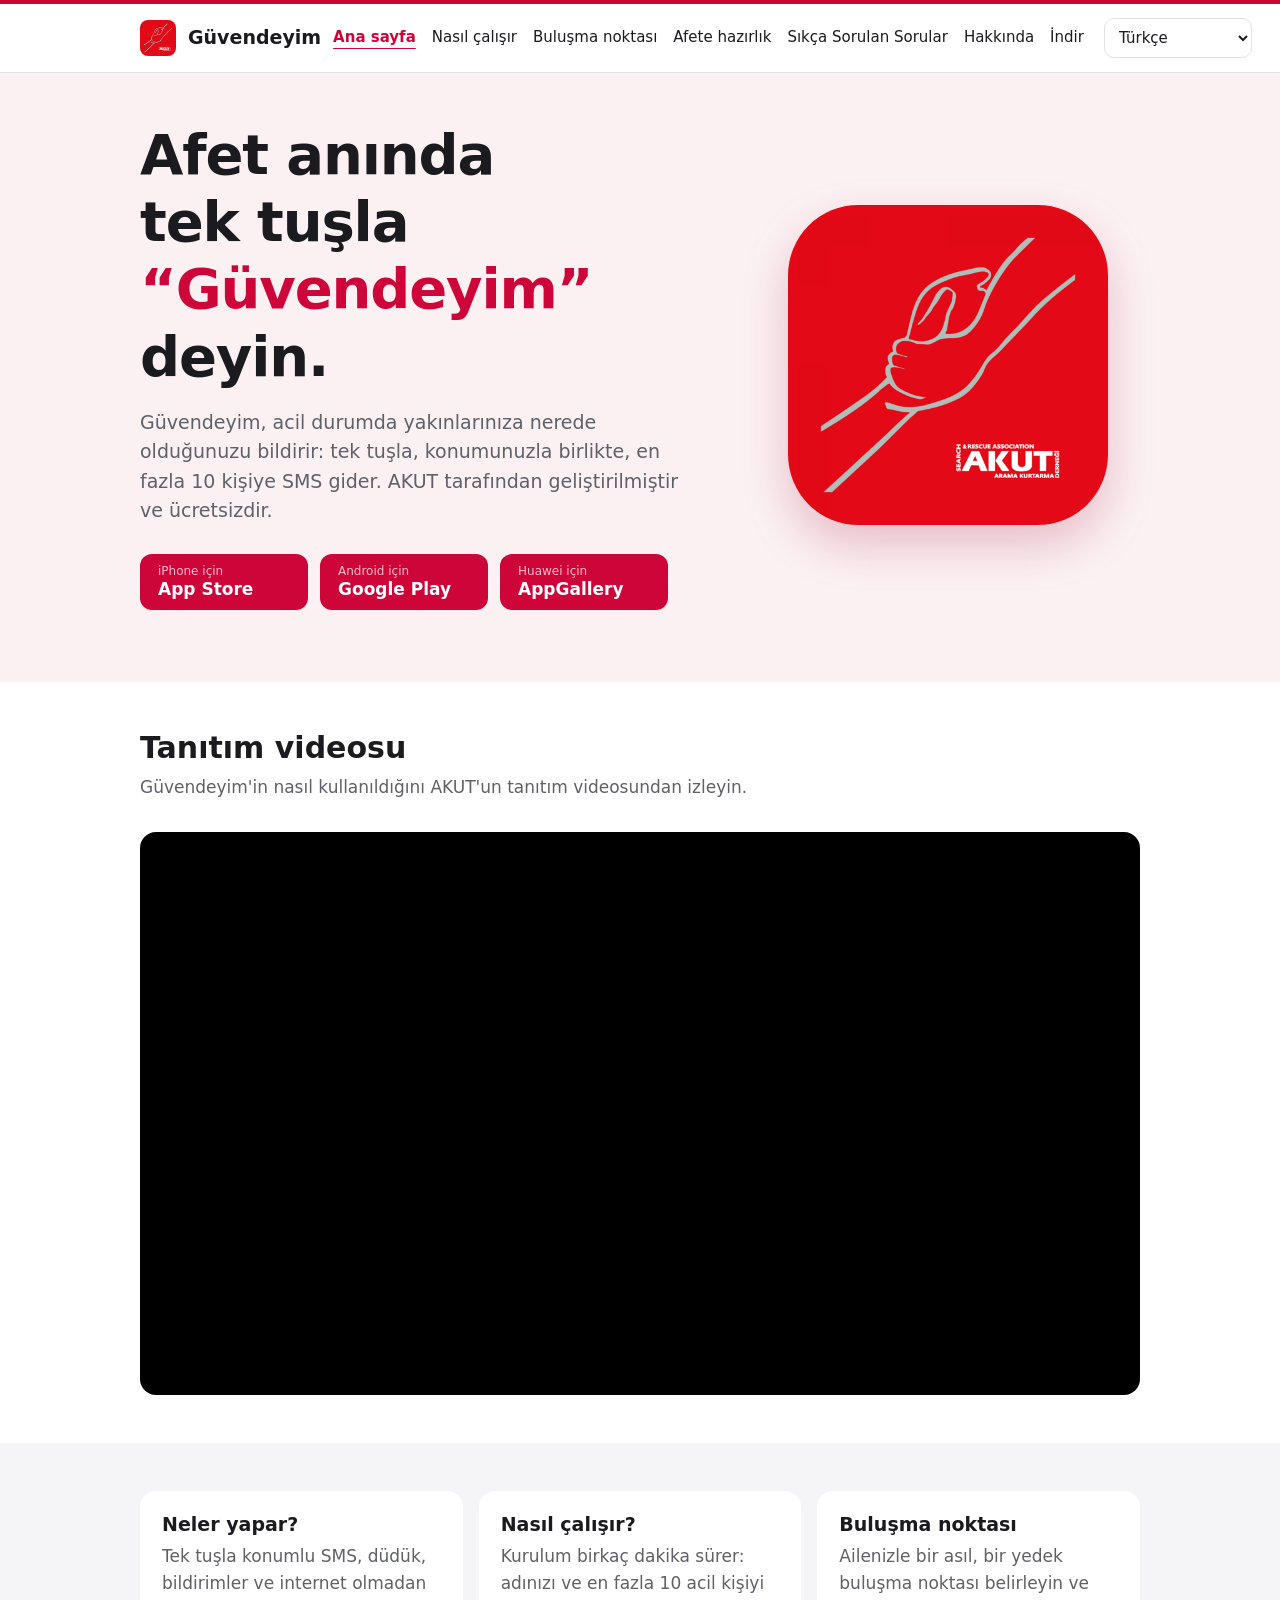
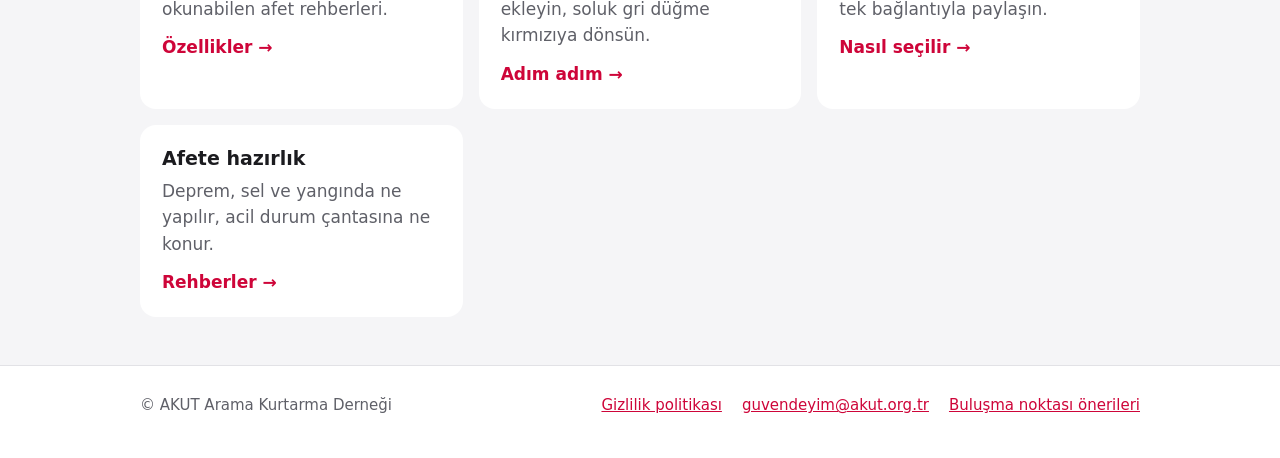
<file: index.html>
<!doctype html>
<html lang="tr" class="betiksiz">
<head>
<meta charset="utf-8">
<!-- Google tag (gtag.js) -->
<script async src="https://www.googletagmanager.com/gtag/js?id=G-NT2BRHJYRX"></script>
<script>
  window.dataLayer = window.dataLayer || [];
  function gtag(){dataLayer.push(arguments);}
  gtag('js', new Date());

  gtag('config', 'G-NT2BRHJYRX');
</script>
<meta name="viewport" content="width=device-width, initial-scale=1">
<title>Güvendeyim – Afet anında tek tuşla haber verin</title>
<meta name="description" content="AKUT'un ücretsiz Güvendeyim uygulaması: afet ve acil durumda tek tuşla yakınlarınıza konumunuzu SMS ile bildirin.">
<meta property="og:title" content="Güvendeyim – Afet anında tek tuşla haber verin">
<meta property="og:description" content="AKUT'un ücretsiz Güvendeyim uygulaması: afet ve acil durumda tek tuşla yakınlarınıza konumunuzu SMS ile bildirin.">
<meta property="og:type" content="website">
<meta property="og:url" content="https://www.guvendeyim.org.tr/">
<meta property="og:site_name" content="Güvendeyim">
<meta property="og:locale" content="tr_TR">
<meta property="og:image" content="https://www.guvendeyim.org.tr/img/icon.png">
<meta property="og:image:width" content="512">
<meta property="og:image:height" content="512">
<meta property="og:image:alt" content="Güvendeyim uygulama simgesi">
<meta name="twitter:card" content="summary">
<link rel="canonical" href="https://www.guvendeyim.org.tr/">
<link rel="icon" type="image/png" href="img/favicon.png">
<link rel="apple-touch-icon" href="img/apple-touch-icon.png">
<link rel="stylesheet" href="css/site.css?v=d5b448da">
<script type="application/ld+json">{
 "@context": "https://schema.org",
 "@graph": [
  {
   "@type": "WebSite",
   "@id": "https://www.guvendeyim.org.tr/#site",
   "name": "Güvendeyim",
   "alternateName": "IamSafe",
   "url": "https://www.guvendeyim.org.tr/",
   "inLanguage": "tr",
   "publisher": {
    "@id": "https://www.akut.org.tr/#org"
   }
  },
  {
   "@type": "NGO",
   "@id": "https://www.akut.org.tr/#org",
   "name": "AKUT Arama Kurtarma Derneği",
   "alternateName": "AKUT",
   "url": "https://www.akut.org.tr/",
   "logo": "https://www.guvendeyim.org.tr/img/akut.png",
   "email": "guvendeyim@akut.org.tr",
   "foundingDate": "1996"
  },
  {
   "@type": "MobileApplication",
   "@id": "https://www.guvendeyim.org.tr/#app",
   "name": "Güvendeyim",
   "alternateName": "IamSafe",
   "url": "https://www.guvendeyim.org.tr/",
   "image": "https://www.guvendeyim.org.tr/img/icon.png",
   "operatingSystem": "iOS 13+, Android 7.0+",
   "applicationCategory": "UtilitiesApplication",
   "description": "Afet ve acil durumda tek tuşla yakınlarınıza konumunuzu SMS ile bildiren ücretsiz uygulama.",
   "inLanguage": [
    "tr",
    "en",
    "de",
    "az",
    "fa",
    "ar"
   ],
   "offers": {
    "@type": "Offer",
    "price": "0",
    "priceCurrency": "TRY"
   },
   "author": {
    "@id": "https://www.akut.org.tr/#org"
   },
   "publisher": {
    "@id": "https://www.akut.org.tr/#org"
   },
   "downloadUrl": [
    "https://apps.apple.com/tr/app/g%C3%BCvendeyim/id1488896334",
    "https://play.google.com/store/apps/details?id=genel.akut.guvendeyim",
    "https://appgallery.huawei.com/app/C102224999"
   ]
  }
 ]
}</script>
</head>
<body>
<header class="ust"><div class="ic">
  <a class="marka notranslate" href="index.html"><img src="img/icon.png" alt=""><strong>Güvendeyim</strong></a>
  <select class="dil notranslate" id="dil" aria-label="Dil / Language"><option value="tr" lang="tr">Türkçe</option><option value="en" lang="en">English</option><option value="de" lang="de">Deutsch</option><option value="az" lang="az">Azərbaycanca</option><option value="fa" lang="fa">فارسی</option><option value="ar" lang="ar">العربية</option><option value="ru" lang="ru">Русский</option><option value="uk" lang="uk">Українська</option><option value="fr" lang="fr">Français</option><option value="es" lang="es">Español</option></select>
  <button class="menu-dugme" type="button" aria-expanded="false" aria-controls="ana-menu">Menü</button>
  <nav id="ana-menu" aria-label="Ana menü"><a href="index.html" aria-current="page">Ana sayfa</a><a href="nasil-calisir.html">Nasıl çalışır</a><a href="bulusma-noktasi.html">Buluşma noktası</a><a href="afete-hazirlik.html">Afete hazırlık</a><a href="sikca-sorulan-sorular.html">Sıkça Sorulan Sorular</a><a href="hakkinda.html">Hakkında</a><a href="indir.html">İndir</a></nav>
</div></header>
<div class="kahraman"><div class="ic">
  <div>
    <h1>Afet anında tek tuşla <span class="vurgu">“Güvendeyim”</span> deyin.</h1>
    <p>Güvendeyim, acil durumda yakınlarınıza nerede olduğunuzu bildirir: tek tuşla, konumunuzla birlikte, en fazla 10 kişiye SMS gider. AKUT tarafından geliştirilmiştir ve ücretsizdir.</p>
    <div class="magazalar">
  <a class="magaza" href="https://apps.apple.com/tr/app/g%C3%BCvendeyim/id1488896334"><small>iPhone için</small><b class="notranslate">App Store</b></a>
  <a class="magaza" href="https://play.google.com/store/apps/details?id=genel.akut.guvendeyim"><small>Android için</small><b class="notranslate">Google Play</b></a>
  <a class="magaza" href="https://appgallery.huawei.com/app/C102224999"><small>Huawei için</small><b class="notranslate">AppGallery</b></a>
</div>
  </div>
  <div class="gorsel"><img src="img/icon.png" alt="Güvendeyim uygulama simgesi: birbirini tutan iki el"></div>
</div></div>
<main><section aria-labelledby="video-baslik"><div class="ic">
  <h2 id="video-baslik">Tanıtım videosu</h2>
  <p class="alt-baslik">Güvendeyim'in nasıl kullanıldığını AKUT'un tanıtım videosundan izleyin.</p>
  <div class="video"><iframe src="https://www.youtube-nocookie.com/embed/pXO9Wrw-71I" title="Güvendeyim Uygulaması | AKUT" loading="lazy" allow="accelerometer; clipboard-write; encrypted-media; gyroscope; picture-in-picture; web-share" referrerpolicy="strict-origin-when-cross-origin" allowfullscreen></iframe></div>
</div></section>
<section class="gri"><div class="ic">
  <div class="izgara">
    <div class="kart"><h3>Neler yapar?</h3><p>Tek tuşla konumlu SMS, düdük, bildirimler ve internet olmadan okunabilen afet rehberleri.</p><a class="devam" href="nasil-calisir.html">Özellikler →</a></div>
    <div class="kart"><h3>Nasıl çalışır?</h3><p>Kurulum birkaç dakika sürer: adınızı ve en fazla 10 acil kişiyi ekleyin, soluk gri düğme kırmızıya dönsün.</p><a class="devam" href="nasil-calisir.html">Adım adım →</a></div>
    <div class="kart"><h3>Buluşma noktası</h3><p>Ailenizle bir asıl, bir yedek buluşma noktası belirleyin ve tek bağlantıyla paylaşın.</p><a class="devam" href="bulusma-noktasi.html">Nasıl seçilir →</a></div>
    <div class="kart"><h3>Afete hazırlık</h3><p>Deprem, sel ve yangında ne yapılır, acil durum çantasına ne konur.</p><a class="devam" href="afete-hazirlik.html">Rehberler →</a></div>
  </div>
</div></section></main>
<footer><div class="ic">
  <span>© AKUT Arama Kurtarma Derneği</span>
  <nav aria-label="Alt menü">
    <a href="https://www.akut.org.tr/guvendeyim-uygulamasi-gizlilik-politikasi">Gizlilik politikası</a>
    <a href="mailto:guvendeyim@akut.org.tr">guvendeyim@akut.org.tr</a>
    <a href="https://www.guvendeyim.org.tr/bulusma-noktalari/">Buluşma noktası önerileri</a>
  </nav>
</div></footer>
<script>
document.documentElement.classList.remove("betiksiz");
(function () {
  var dugme = document.querySelector(".menu-dugme"), menu = document.getElementById("ana-menu");
  dugme.addEventListener("click", function () {
    var acik = menu.classList.toggle("acik");
    dugme.setAttribute("aria-expanded", acik);
  });
})();
(function () {
  var secim = document.getElementById("dil");
  var m = document.cookie.match(/(?:^|; )googtrans=\/tr\/([^;]+)/);
  var dil = m ? decodeURIComponent(m[1]) : "tr";
  secim.value = dil;
  if (dil !== "tr") {
    document.documentElement.lang = dil;
    if (dil === "ar" || dil === "fa") document.documentElement.dir = "rtl";
    window.googleTranslateElementInit = function () {
      new google.translate.TranslateElement({ pageLanguage: "tr", autoDisplay: false }, "google_translate_element");
    };
    var kutu = document.createElement("div");
    kutu.id = "google_translate_element";
    document.body.appendChild(kutu);
    var betik = document.createElement("script");
    betik.src = "https://translate.google.com/translate_a/element.js?cb=googleTranslateElementInit";
    document.body.appendChild(betik);
  }
  function cerez(deger, yasam) {
    var alanlar = ["", "; domain=" + location.hostname, "; domain=." + location.hostname.replace(/^www\./, "")];
    alanlar.forEach(function (alan) { document.cookie = "googtrans=" + deger + "; path=/" + alan + yasam; });
  }
  secim.addEventListener("change", function () {
    if (secim.value === "tr") cerez("", "; expires=Thu, 01 Jan 1970 00:00:00 GMT");
    else cerez("/tr/" + secim.value, "");
    location.reload();
  });
})();
</script>
</body>
</html>
</file>
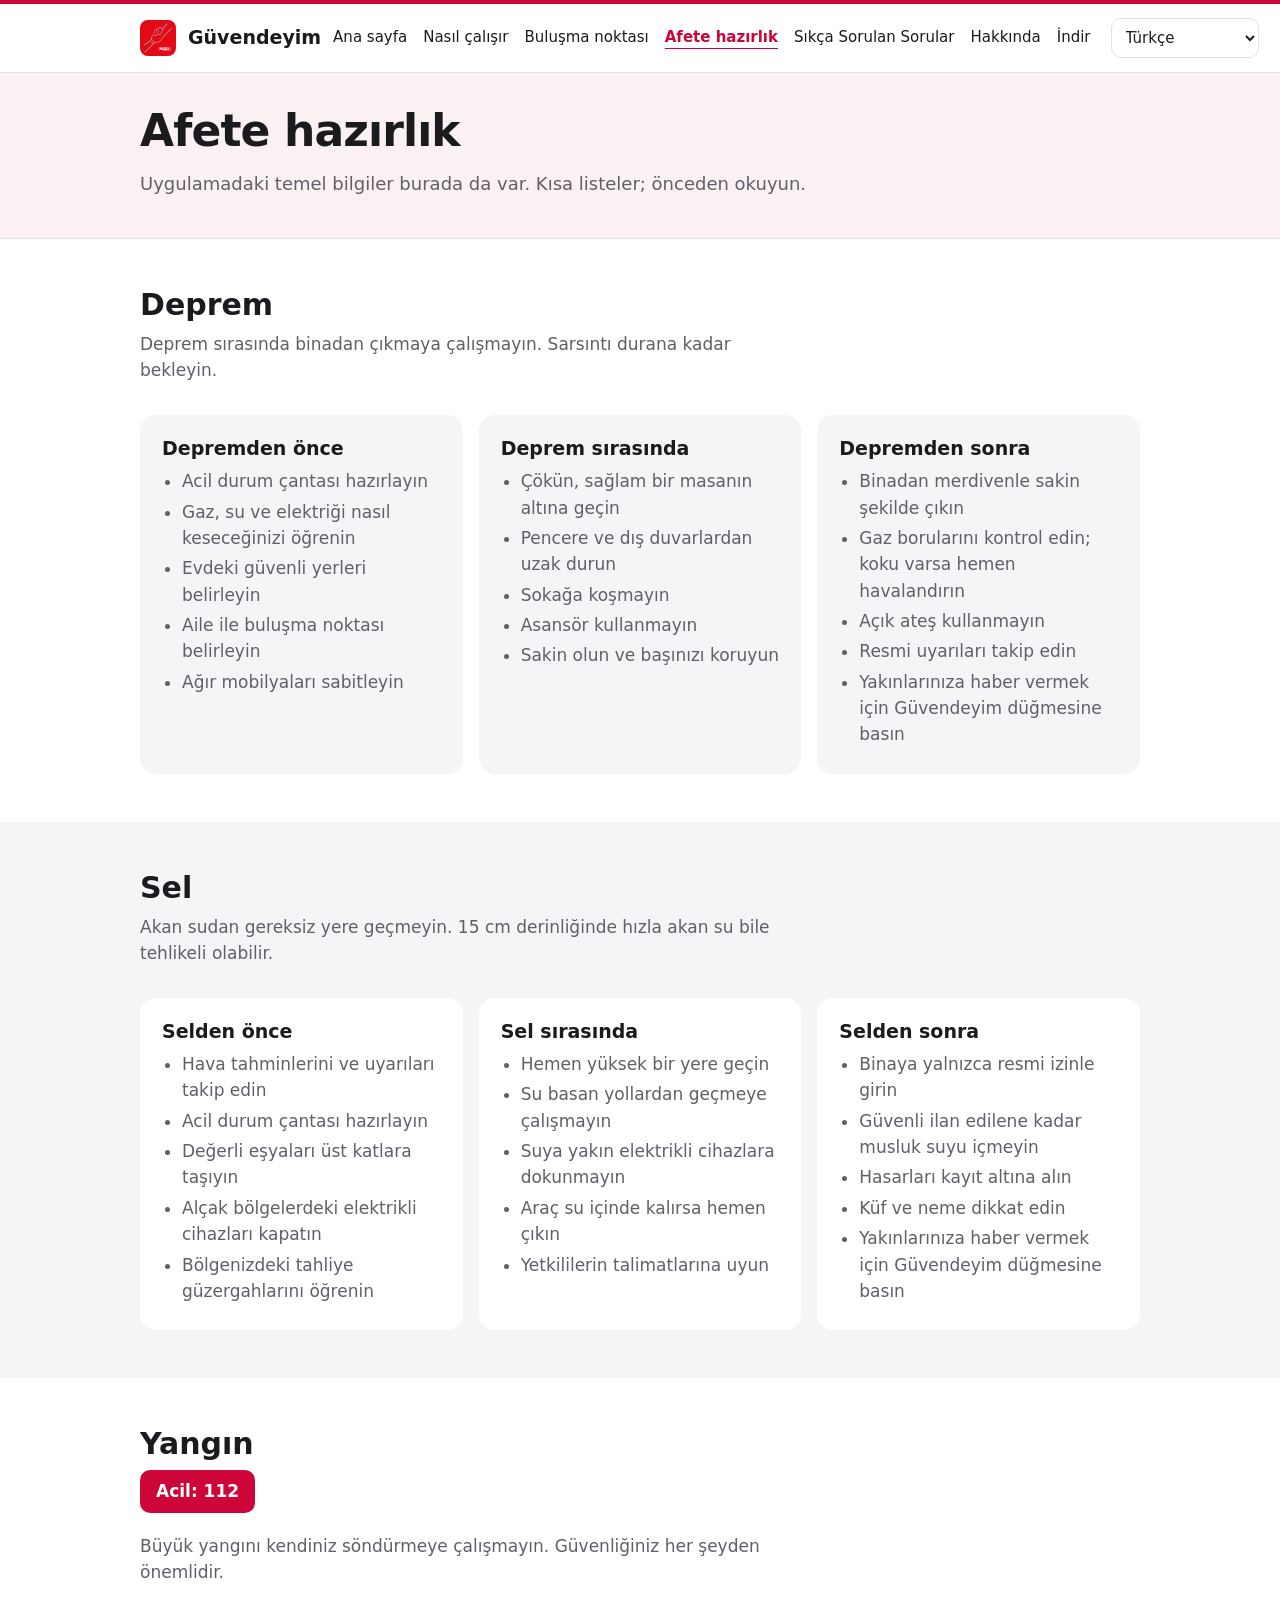
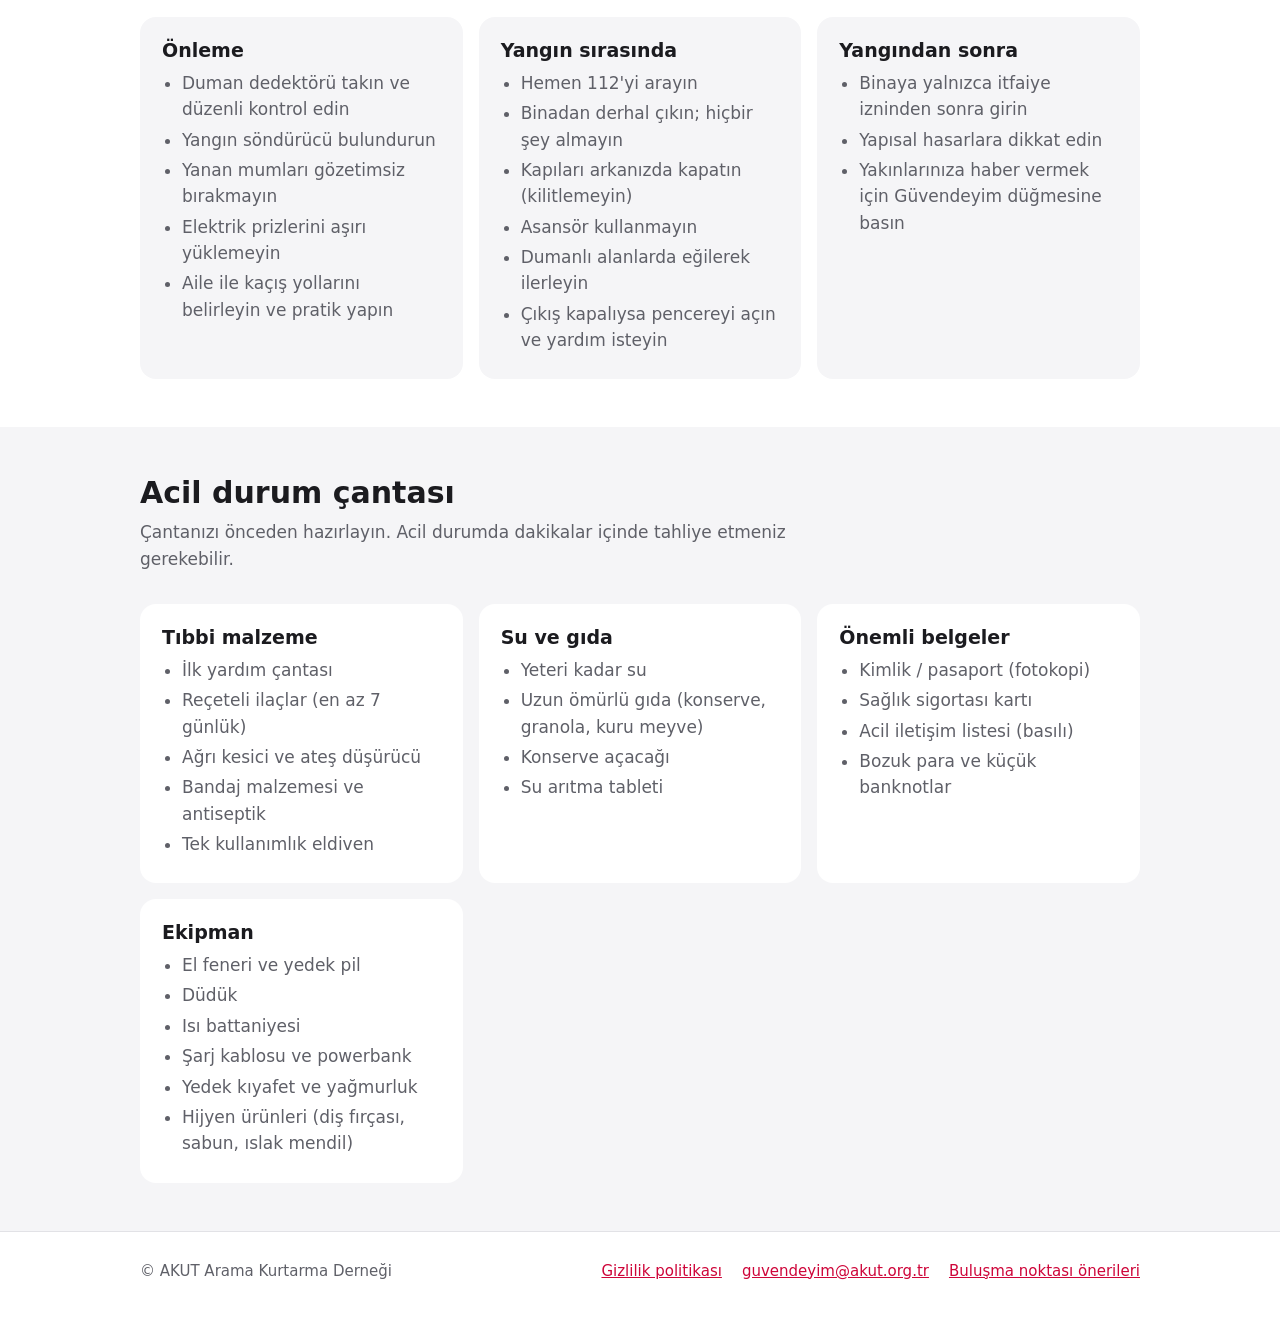
<file: afete-hazirlik.html>
<!doctype html>
<html lang="tr" class="betiksiz">
<head>
<meta charset="utf-8">
<!-- Google tag (gtag.js) -->
<script async src="https://www.googletagmanager.com/gtag/js?id=G-NT2BRHJYRX"></script>
<script>
  window.dataLayer = window.dataLayer || [];
  function gtag(){dataLayer.push(arguments);}
  gtag('js', new Date());

  gtag('config', 'G-NT2BRHJYRX');
</script>
<meta name="viewport" content="width=device-width, initial-scale=1">
<title>Afete hazırlık – Güvendeyim</title>
<meta name="description" content="Deprem, sel ve yangından önce, sırasında ve sonrasında yapılacaklar; acil durum çantasına konacaklar.">
<meta property="og:title" content="Afete hazırlık – Güvendeyim">
<meta property="og:description" content="Deprem, sel ve yangından önce, sırasında ve sonrasında yapılacaklar; acil durum çantasına konacaklar.">
<meta property="og:type" content="website">
<meta property="og:url" content="https://www.guvendeyim.org.tr/afete-hazirlik.html">
<meta property="og:site_name" content="Güvendeyim">
<meta property="og:locale" content="tr_TR">
<meta property="og:image" content="https://www.guvendeyim.org.tr/img/icon.png">
<meta property="og:image:width" content="512">
<meta property="og:image:height" content="512">
<meta property="og:image:alt" content="Güvendeyim uygulama simgesi">
<meta name="twitter:card" content="summary">
<link rel="canonical" href="https://www.guvendeyim.org.tr/afete-hazirlik.html">
<link rel="icon" type="image/png" href="img/favicon.png">
<link rel="apple-touch-icon" href="img/apple-touch-icon.png">
<link rel="stylesheet" href="css/site.css?v=d5b448da">
<script type="application/ld+json">{
 "@context": "https://schema.org",
 "@graph": [
  {
   "@type": "BreadcrumbList",
   "itemListElement": [
    {
     "@type": "ListItem",
     "position": 1,
     "name": "Ana sayfa",
     "item": "https://www.guvendeyim.org.tr/"
    },
    {
     "@type": "ListItem",
     "position": 2,
     "name": "Afete hazırlık",
     "item": "https://www.guvendeyim.org.tr/afete-hazirlik.html"
    }
   ]
  }
 ]
}</script>
</head>
<body>
<header class="ust"><div class="ic">
  <a class="marka notranslate" href="index.html"><img src="img/icon.png" alt=""><strong>Güvendeyim</strong></a>
  <select class="dil notranslate" id="dil" aria-label="Dil / Language"><option value="tr" lang="tr">Türkçe</option><option value="en" lang="en">English</option><option value="de" lang="de">Deutsch</option><option value="az" lang="az">Azərbaycanca</option><option value="fa" lang="fa">فارسی</option><option value="ar" lang="ar">العربية</option><option value="ru" lang="ru">Русский</option><option value="uk" lang="uk">Українська</option><option value="fr" lang="fr">Français</option><option value="es" lang="es">Español</option></select>
  <button class="menu-dugme" type="button" aria-expanded="false" aria-controls="ana-menu">Menü</button>
  <nav id="ana-menu" aria-label="Ana menü"><a href="index.html">Ana sayfa</a><a href="nasil-calisir.html">Nasıl çalışır</a><a href="bulusma-noktasi.html">Buluşma noktası</a><a href="afete-hazirlik.html" aria-current="page">Afete hazırlık</a><a href="sikca-sorulan-sorular.html">Sıkça Sorulan Sorular</a><a href="hakkinda.html">Hakkında</a><a href="indir.html">İndir</a></nav>
</div></header>
<div class="sayfa-basi"><div class="ic"><h1>Afete hazırlık</h1><p>Uygulamadaki temel bilgiler burada da var. Kısa listeler; önceden okuyun.</p></div></div>
<main>
<section id="deprem"><div class="ic">
  <h2>Deprem</h2>
  <p class="alt-baslik">Deprem sırasında binadan çıkmaya çalışmayın. Sarsıntı durana kadar bekleyin.</p>
  <div class="izgara">
    <div class="kart"><h3>Depremden önce</h3><ul class="liste"><li>Acil durum çantası hazırlayın</li><li>Gaz, su ve elektriği nasıl keseceğinizi öğrenin</li><li>Evdeki güvenli yerleri belirleyin</li><li>Aile ile buluşma noktası belirleyin</li><li>Ağır mobilyaları sabitleyin</li></ul></div>
    <div class="kart"><h3>Deprem sırasında</h3><ul class="liste"><li>Çökün, sağlam bir masanın altına geçin</li><li>Pencere ve dış duvarlardan uzak durun</li><li>Sokağa koşmayın</li><li>Asansör kullanmayın</li><li>Sakin olun ve başınızı koruyun</li></ul></div>
    <div class="kart"><h3>Depremden sonra</h3><ul class="liste"><li>Binadan merdivenle sakin şekilde çıkın</li><li>Gaz borularını kontrol edin; koku varsa hemen havalandırın</li><li>Açık ateş kullanmayın</li><li>Resmi uyarıları takip edin</li><li>Yakınlarınıza haber vermek için Güvendeyim düğmesine basın</li></ul></div>
  </div>
</div></section>
<section id="sel" class="gri"><div class="ic">
  <h2>Sel</h2>
  <p class="alt-baslik">Akan sudan gereksiz yere geçmeyin. 15 cm derinliğinde hızla akan su bile tehlikeli olabilir.</p>
  <div class="izgara">
    <div class="kart"><h3>Selden önce</h3><ul class="liste"><li>Hava tahminlerini ve uyarıları takip edin</li><li>Acil durum çantası hazırlayın</li><li>Değerli eşyaları üst katlara taşıyın</li><li>Alçak bölgelerdeki elektrikli cihazları kapatın</li><li>Bölgenizdeki tahliye güzergahlarını öğrenin</li></ul></div>
    <div class="kart"><h3>Sel sırasında</h3><ul class="liste"><li>Hemen yüksek bir yere geçin</li><li>Su basan yollardan geçmeye çalışmayın</li><li>Suya yakın elektrikli cihazlara dokunmayın</li><li>Araç su içinde kalırsa hemen çıkın</li><li>Yetkililerin talimatlarına uyun</li></ul></div>
    <div class="kart"><h3>Selden sonra</h3><ul class="liste"><li>Binaya yalnızca resmi izinle girin</li><li>Güvenli ilan edilene kadar musluk suyu içmeyin</li><li>Hasarları kayıt altına alın</li><li>Küf ve neme dikkat edin</li><li>Yakınlarınıza haber vermek için Güvendeyim düğmesine basın</li></ul></div>
  </div>
</div></section>
<section id="yangin"><div class="ic">
  <h2>Yangın</h2>
  <span class="acil">Acil: 112</span>
  <p class="alt-baslik">Büyük yangını kendiniz söndürmeye çalışmayın. Güvenliğiniz her şeyden önemlidir.</p>
  <div class="izgara">
    <div class="kart"><h3>Önleme</h3><ul class="liste"><li>Duman dedektörü takın ve düzenli kontrol edin</li><li>Yangın söndürücü bulundurun</li><li>Yanan mumları gözetimsiz bırakmayın</li><li>Elektrik prizlerini aşırı yüklemeyin</li><li>Aile ile kaçış yollarını belirleyin ve pratik yapın</li></ul></div>
    <div class="kart"><h3>Yangın sırasında</h3><ul class="liste"><li>Hemen 112'yi arayın</li><li>Binadan derhal çıkın; hiçbir şey almayın</li><li>Kapıları arkanızda kapatın (kilitlemeyin)</li><li>Asansör kullanmayın</li><li>Dumanlı alanlarda eğilerek ilerleyin</li><li>Çıkış kapalıysa pencereyi açın ve yardım isteyin</li></ul></div>
    <div class="kart"><h3>Yangından sonra</h3><ul class="liste"><li>Binaya yalnızca itfaiye izninden sonra girin</li><li>Yapısal hasarlara dikkat edin</li><li>Yakınlarınıza haber vermek için Güvendeyim düğmesine basın</li></ul></div>
  </div>
</div></section>
<section id="canta" class="gri"><div class="ic">
  <h2>Acil durum çantası</h2>
  <p class="alt-baslik">Çantanızı önceden hazırlayın. Acil durumda dakikalar içinde tahliye etmeniz gerekebilir.</p>
  <div class="izgara">
    <div class="kart"><h3>Tıbbi malzeme</h3><ul class="liste"><li>İlk yardım çantası</li><li>Reçeteli ilaçlar (en az 7 günlük)</li><li>Ağrı kesici ve ateş düşürücü</li><li>Bandaj malzemesi ve antiseptik</li><li>Tek kullanımlık eldiven</li></ul></div>
    <div class="kart"><h3>Su ve gıda</h3><ul class="liste"><li>Yeteri kadar su</li><li>Uzun ömürlü gıda (konserve, granola, kuru meyve)</li><li>Konserve açacağı</li><li>Su arıtma tableti</li></ul></div>
    <div class="kart"><h3>Önemli belgeler</h3><ul class="liste"><li>Kimlik / pasaport (fotokopi)</li><li>Sağlık sigortası kartı</li><li>Acil iletişim listesi (basılı)</li><li>Bozuk para ve küçük banknotlar</li></ul></div>
    <div class="kart"><h3>Ekipman</h3><ul class="liste"><li>El feneri ve yedek pil</li><li>Düdük</li><li>Isı battaniyesi</li><li>Şarj kablosu ve powerbank</li><li>Yedek kıyafet ve yağmurluk</li><li>Hijyen ürünleri (diş fırçası, sabun, ıslak mendil)</li></ul></div>
  </div>
</div></section>
</main>
<footer><div class="ic">
  <span>© AKUT Arama Kurtarma Derneği</span>
  <nav aria-label="Alt menü">
    <a href="https://www.akut.org.tr/guvendeyim-uygulamasi-gizlilik-politikasi">Gizlilik politikası</a>
    <a href="mailto:guvendeyim@akut.org.tr">guvendeyim@akut.org.tr</a>
    <a href="https://www.guvendeyim.org.tr/bulusma-noktalari/">Buluşma noktası önerileri</a>
  </nav>
</div></footer>
<script>
document.documentElement.classList.remove("betiksiz");
(function () {
  var dugme = document.querySelector(".menu-dugme"), menu = document.getElementById("ana-menu");
  dugme.addEventListener("click", function () {
    var acik = menu.classList.toggle("acik");
    dugme.setAttribute("aria-expanded", acik);
  });
})();
(function () {
  var secim = document.getElementById("dil");
  var m = document.cookie.match(/(?:^|; )googtrans=\/tr\/([^;]+)/);
  var dil = m ? decodeURIComponent(m[1]) : "tr";
  secim.value = dil;
  if (dil !== "tr") {
    document.documentElement.lang = dil;
    if (dil === "ar" || dil === "fa") document.documentElement.dir = "rtl";
    window.googleTranslateElementInit = function () {
      new google.translate.TranslateElement({ pageLanguage: "tr", autoDisplay: false }, "google_translate_element");
    };
    var kutu = document.createElement("div");
    kutu.id = "google_translate_element";
    document.body.appendChild(kutu);
    var betik = document.createElement("script");
    betik.src = "https://translate.google.com/translate_a/element.js?cb=googleTranslateElementInit";
    document.body.appendChild(betik);
  }
  function cerez(deger, yasam) {
    var alanlar = ["", "; domain=" + location.hostname, "; domain=." + location.hostname.replace(/^www\./, "")];
    alanlar.forEach(function (alan) { document.cookie = "googtrans=" + deger + "; path=/" + alan + yasam; });
  }
  secim.addEventListener("change", function () {
    if (secim.value === "tr") cerez("", "; expires=Thu, 01 Jan 1970 00:00:00 GMT");
    else cerez("/tr/" + secim.value, "");
    location.reload();
  });
})();
</script>
</body>
</html>
</file>
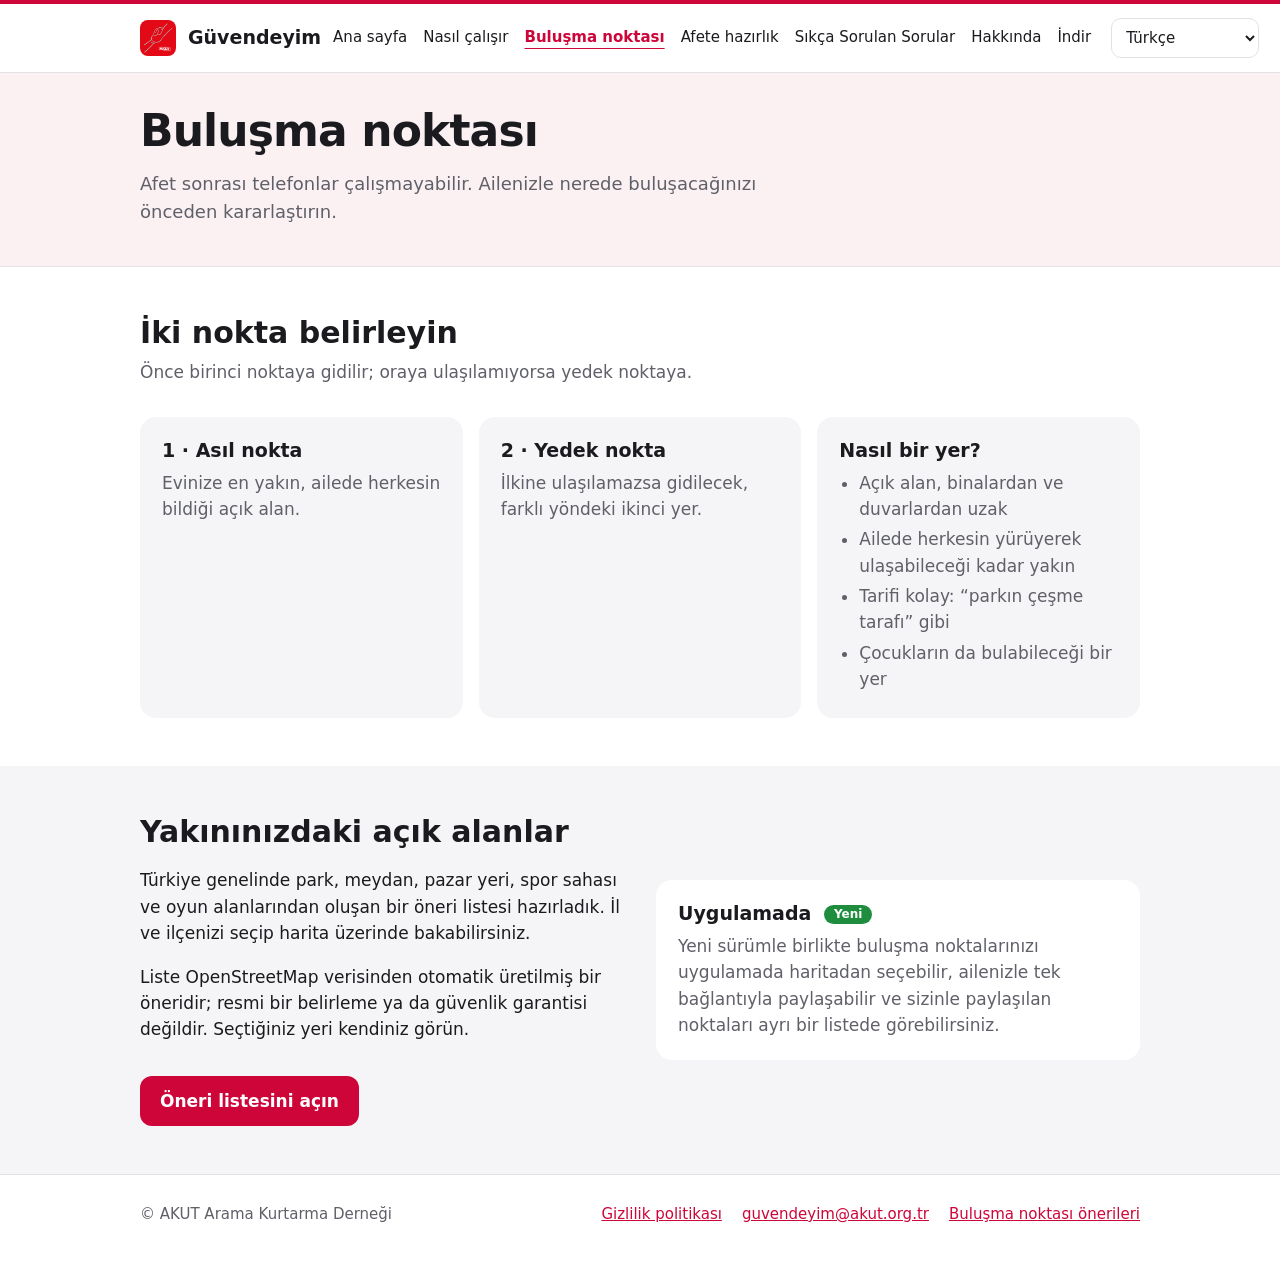
<file: bulusma-noktasi.html>
<!doctype html>
<html lang="tr" class="betiksiz">
<head>
<meta charset="utf-8">
<!-- Google tag (gtag.js) -->
<script async src="https://www.googletagmanager.com/gtag/js?id=G-NT2BRHJYRX"></script>
<script>
  window.dataLayer = window.dataLayer || [];
  function gtag(){dataLayer.push(arguments);}
  gtag('js', new Date());

  gtag('config', 'G-NT2BRHJYRX');
</script>
<meta name="viewport" content="width=device-width, initial-scale=1">
<title>Buluşma noktası – Güvendeyim</title>
<meta name="description" content="Afet sonrası ailenizle buluşacağınız yeri önceden belirleyin: bir asıl, bir yedek nokta. Yakınınızdaki açık alan önerileri.">
<meta property="og:title" content="Buluşma noktası – Güvendeyim">
<meta property="og:description" content="Afet sonrası ailenizle buluşacağınız yeri önceden belirleyin: bir asıl, bir yedek nokta. Yakınınızdaki açık alan önerileri.">
<meta property="og:type" content="website">
<meta property="og:url" content="https://www.guvendeyim.org.tr/bulusma-noktasi.html">
<meta property="og:site_name" content="Güvendeyim">
<meta property="og:locale" content="tr_TR">
<meta property="og:image" content="https://www.guvendeyim.org.tr/img/icon.png">
<meta property="og:image:width" content="512">
<meta property="og:image:height" content="512">
<meta property="og:image:alt" content="Güvendeyim uygulama simgesi">
<meta name="twitter:card" content="summary">
<link rel="canonical" href="https://www.guvendeyim.org.tr/bulusma-noktasi.html">
<link rel="icon" type="image/png" href="img/favicon.png">
<link rel="apple-touch-icon" href="img/apple-touch-icon.png">
<link rel="stylesheet" href="css/site.css?v=d5b448da">
<script type="application/ld+json">{
 "@context": "https://schema.org",
 "@graph": [
  {
   "@type": "BreadcrumbList",
   "itemListElement": [
    {
     "@type": "ListItem",
     "position": 1,
     "name": "Ana sayfa",
     "item": "https://www.guvendeyim.org.tr/"
    },
    {
     "@type": "ListItem",
     "position": 2,
     "name": "Buluşma noktası",
     "item": "https://www.guvendeyim.org.tr/bulusma-noktasi.html"
    }
   ]
  }
 ]
}</script>
</head>
<body>
<header class="ust"><div class="ic">
  <a class="marka notranslate" href="index.html"><img src="img/icon.png" alt=""><strong>Güvendeyim</strong></a>
  <select class="dil notranslate" id="dil" aria-label="Dil / Language"><option value="tr" lang="tr">Türkçe</option><option value="en" lang="en">English</option><option value="de" lang="de">Deutsch</option><option value="az" lang="az">Azərbaycanca</option><option value="fa" lang="fa">فارسی</option><option value="ar" lang="ar">العربية</option><option value="ru" lang="ru">Русский</option><option value="uk" lang="uk">Українська</option><option value="fr" lang="fr">Français</option><option value="es" lang="es">Español</option></select>
  <button class="menu-dugme" type="button" aria-expanded="false" aria-controls="ana-menu">Menü</button>
  <nav id="ana-menu" aria-label="Ana menü"><a href="index.html">Ana sayfa</a><a href="nasil-calisir.html">Nasıl çalışır</a><a href="bulusma-noktasi.html" aria-current="page">Buluşma noktası</a><a href="afete-hazirlik.html">Afete hazırlık</a><a href="sikca-sorulan-sorular.html">Sıkça Sorulan Sorular</a><a href="hakkinda.html">Hakkında</a><a href="indir.html">İndir</a></nav>
</div></header>
<div class="sayfa-basi"><div class="ic"><h1>Buluşma noktası</h1><p>Afet sonrası telefonlar çalışmayabilir. Ailenizle nerede buluşacağınızı önceden kararlaştırın.</p></div></div>
<main><section><div class="ic">
  <h2>İki nokta belirleyin</h2>
  <p class="alt-baslik">Önce birinci noktaya gidilir; oraya ulaşılamıyorsa yedek noktaya.</p>
  <div class="izgara">
    <div class="kart"><h3>1 · Asıl nokta</h3><p>Evinize en yakın, ailede herkesin bildiği açık alan.</p></div>
    <div class="kart"><h3>2 · Yedek nokta</h3><p>İlkine ulaşılamazsa gidilecek, farklı yöndeki ikinci yer.</p></div>
    <div class="kart"><h3>Nasıl bir yer?</h3><ul class="liste"><li>Açık alan, binalardan ve duvarlardan uzak</li><li>Ailede herkesin yürüyerek ulaşabileceği kadar yakın</li><li>Tarifi kolay: “parkın çeşme tarafı” gibi</li><li>Çocukların da bulabileceği bir yer</li></ul></div>
  </div>
</div></section>
<section class="gri"><div class="ic iki">
  <div>
    <h2>Yakınınızdaki açık alanlar</h2>
    <p>Türkiye genelinde park, meydan, pazar yeri, spor sahası ve oyun alanlarından oluşan bir öneri listesi hazırladık. İl ve ilçenizi seçip harita üzerinde bakabilirsiniz.</p>
    <p>Liste OpenStreetMap verisinden otomatik üretilmiş bir öneridir; resmi bir belirleme ya da güvenlik garantisi değildir. Seçtiğiniz yeri kendiniz görün.</p>
    <a class="dugme" href="https://www.guvendeyim.org.tr/bulusma-noktalari/">Öneri listesini açın</a>
  </div>
  <div class="kart"><h3>Uygulamada <span class="etiket">Yeni</span></h3><p>Yeni sürümle birlikte buluşma noktalarınızı uygulamada haritadan seçebilir, ailenizle tek bağlantıyla paylaşabilir ve sizinle paylaşılan noktaları ayrı bir listede görebilirsiniz.</p></div>
</div></section></main>
<footer><div class="ic">
  <span>© AKUT Arama Kurtarma Derneği</span>
  <nav aria-label="Alt menü">
    <a href="https://www.akut.org.tr/guvendeyim-uygulamasi-gizlilik-politikasi">Gizlilik politikası</a>
    <a href="mailto:guvendeyim@akut.org.tr">guvendeyim@akut.org.tr</a>
    <a href="https://www.guvendeyim.org.tr/bulusma-noktalari/">Buluşma noktası önerileri</a>
  </nav>
</div></footer>
<script>
document.documentElement.classList.remove("betiksiz");
(function () {
  var dugme = document.querySelector(".menu-dugme"), menu = document.getElementById("ana-menu");
  dugme.addEventListener("click", function () {
    var acik = menu.classList.toggle("acik");
    dugme.setAttribute("aria-expanded", acik);
  });
})();
(function () {
  var secim = document.getElementById("dil");
  var m = document.cookie.match(/(?:^|; )googtrans=\/tr\/([^;]+)/);
  var dil = m ? decodeURIComponent(m[1]) : "tr";
  secim.value = dil;
  if (dil !== "tr") {
    document.documentElement.lang = dil;
    if (dil === "ar" || dil === "fa") document.documentElement.dir = "rtl";
    window.googleTranslateElementInit = function () {
      new google.translate.TranslateElement({ pageLanguage: "tr", autoDisplay: false }, "google_translate_element");
    };
    var kutu = document.createElement("div");
    kutu.id = "google_translate_element";
    document.body.appendChild(kutu);
    var betik = document.createElement("script");
    betik.src = "https://translate.google.com/translate_a/element.js?cb=googleTranslateElementInit";
    document.body.appendChild(betik);
  }
  function cerez(deger, yasam) {
    var alanlar = ["", "; domain=" + location.hostname, "; domain=." + location.hostname.replace(/^www\./, "")];
    alanlar.forEach(function (alan) { document.cookie = "googtrans=" + deger + "; path=/" + alan + yasam; });
  }
  secim.addEventListener("change", function () {
    if (secim.value === "tr") cerez("", "; expires=Thu, 01 Jan 1970 00:00:00 GMT");
    else cerez("/tr/" + secim.value, "");
    location.reload();
  });
})();
</script>
</body>
</html>
</file>
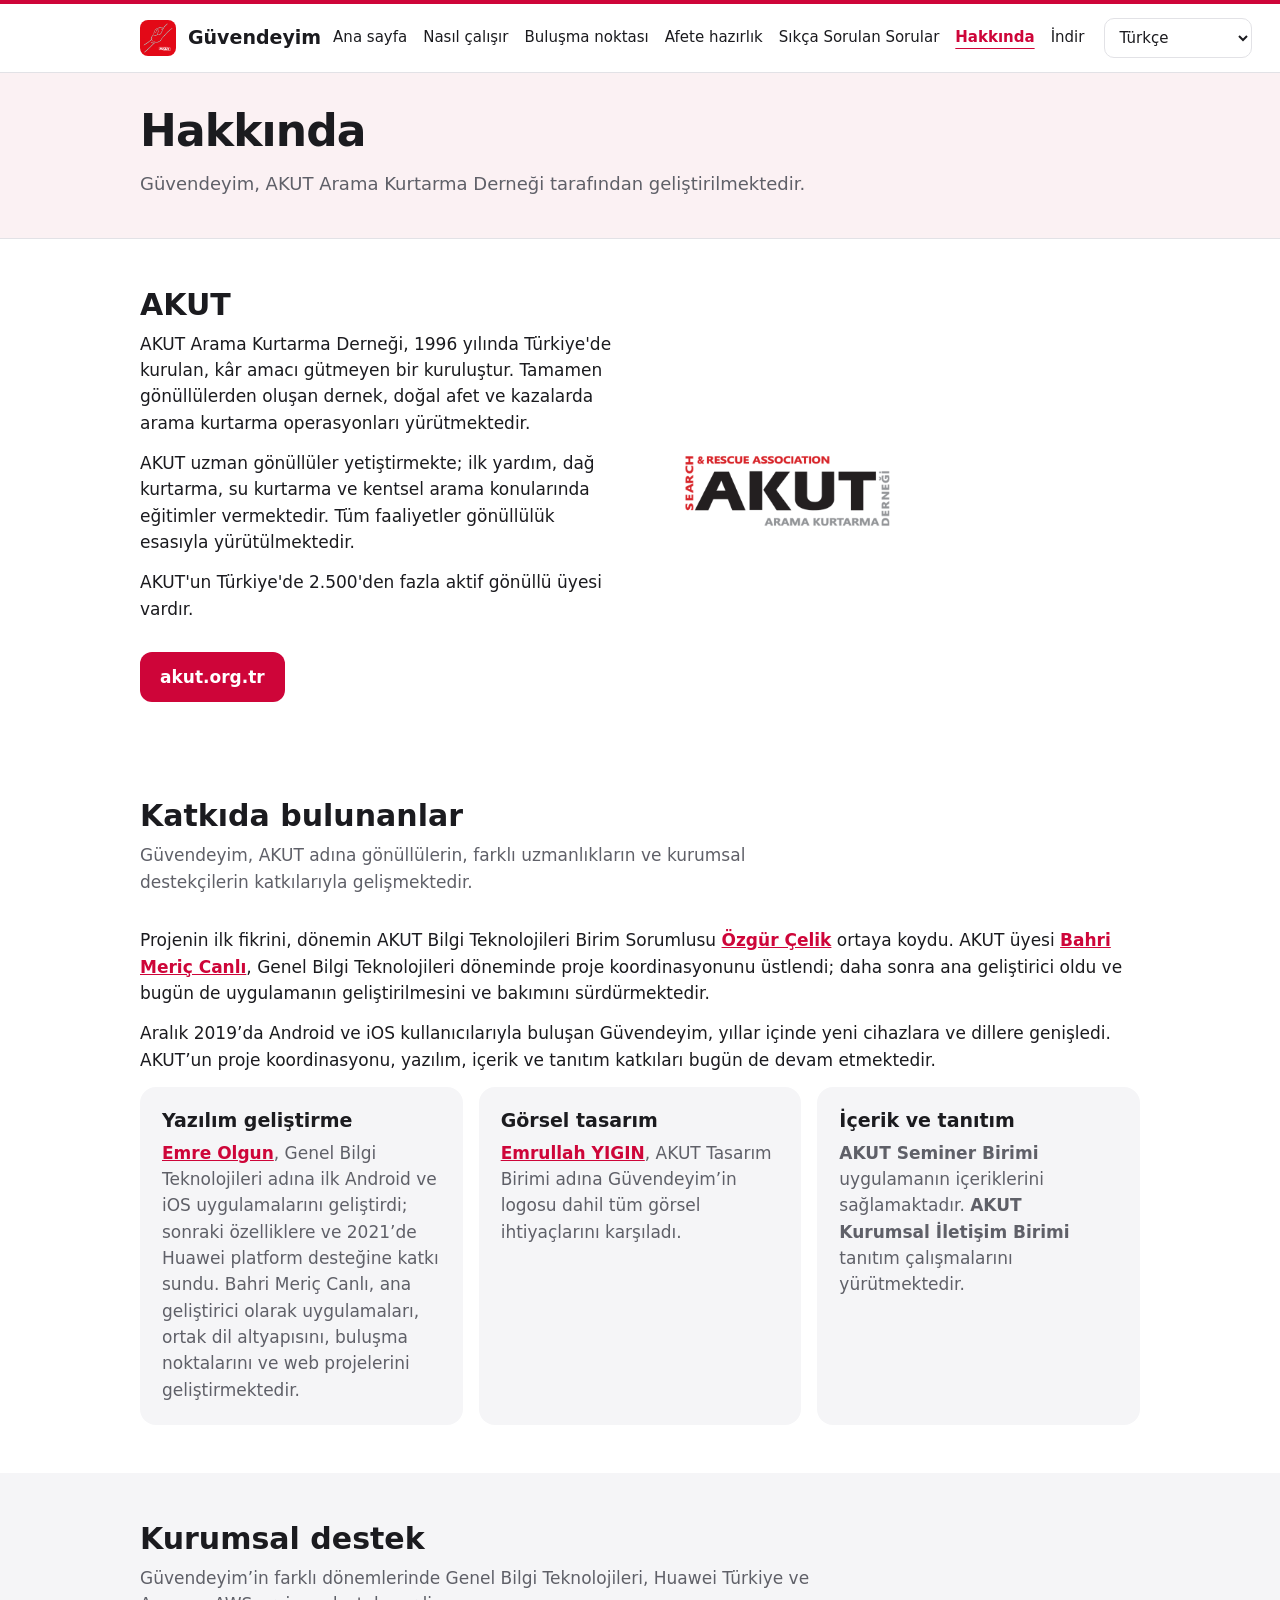
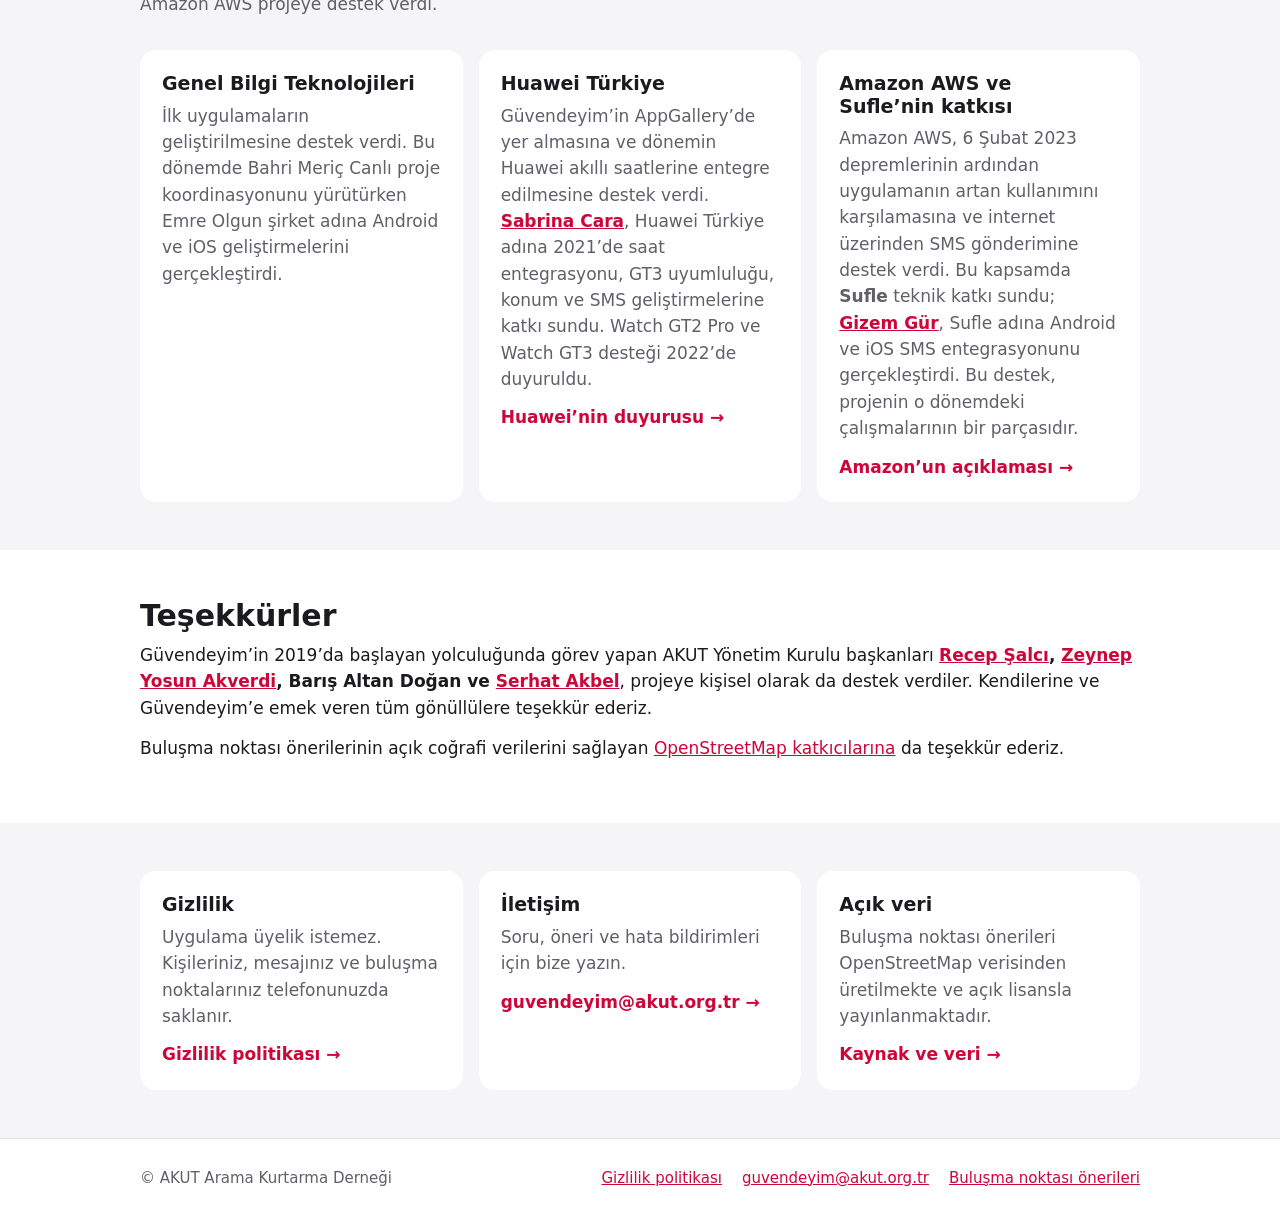
<file: hakkinda.html>
<!doctype html>
<html lang="tr" class="betiksiz">
<head>
<meta charset="utf-8">
<!-- Google tag (gtag.js) -->
<script async src="https://www.googletagmanager.com/gtag/js?id=G-NT2BRHJYRX"></script>
<script>
  window.dataLayer = window.dataLayer || [];
  function gtag(){dataLayer.push(arguments);}
  gtag('js', new Date());

  gtag('config', 'G-NT2BRHJYRX');
</script>
<meta name="viewport" content="width=device-width, initial-scale=1">
<title>Hakkında – Güvendeyim</title>
<meta name="description" content="Güvendeyim, AKUT Arama Kurtarma Derneği tarafından geliştirilen ücretsiz bir acil durum uygulamasıdır.">
<meta property="og:title" content="Hakkında – Güvendeyim">
<meta property="og:description" content="Güvendeyim, AKUT Arama Kurtarma Derneği tarafından geliştirilen ücretsiz bir acil durum uygulamasıdır.">
<meta property="og:type" content="website">
<meta property="og:url" content="https://www.guvendeyim.org.tr/hakkinda.html">
<meta property="og:site_name" content="Güvendeyim">
<meta property="og:locale" content="tr_TR">
<meta property="og:image" content="https://www.guvendeyim.org.tr/img/icon.png">
<meta property="og:image:width" content="512">
<meta property="og:image:height" content="512">
<meta property="og:image:alt" content="Güvendeyim uygulama simgesi">
<meta name="twitter:card" content="summary">
<link rel="canonical" href="https://www.guvendeyim.org.tr/hakkinda.html">
<link rel="icon" type="image/png" href="img/favicon.png">
<link rel="apple-touch-icon" href="img/apple-touch-icon.png">
<link rel="stylesheet" href="css/site.css?v=d5b448da">
<script type="application/ld+json">{
 "@context": "https://schema.org",
 "@graph": [
  {
   "@type": "BreadcrumbList",
   "itemListElement": [
    {
     "@type": "ListItem",
     "position": 1,
     "name": "Ana sayfa",
     "item": "https://www.guvendeyim.org.tr/"
    },
    {
     "@type": "ListItem",
     "position": 2,
     "name": "Hakkında",
     "item": "https://www.guvendeyim.org.tr/hakkinda.html"
    }
   ]
  },
  {
   "@type": "NGO",
   "@id": "https://www.akut.org.tr/#org",
   "name": "AKUT Arama Kurtarma Derneği",
   "alternateName": "AKUT",
   "url": "https://www.akut.org.tr/",
   "logo": "https://www.guvendeyim.org.tr/img/akut.png",
   "email": "guvendeyim@akut.org.tr",
   "foundingDate": "1996"
  }
 ]
}</script>
</head>
<body>
<header class="ust"><div class="ic">
  <a class="marka notranslate" href="index.html"><img src="img/icon.png" alt=""><strong>Güvendeyim</strong></a>
  <select class="dil notranslate" id="dil" aria-label="Dil / Language"><option value="tr" lang="tr">Türkçe</option><option value="en" lang="en">English</option><option value="de" lang="de">Deutsch</option><option value="az" lang="az">Azərbaycanca</option><option value="fa" lang="fa">فارسی</option><option value="ar" lang="ar">العربية</option><option value="ru" lang="ru">Русский</option><option value="uk" lang="uk">Українська</option><option value="fr" lang="fr">Français</option><option value="es" lang="es">Español</option></select>
  <button class="menu-dugme" type="button" aria-expanded="false" aria-controls="ana-menu">Menü</button>
  <nav id="ana-menu" aria-label="Ana menü"><a href="index.html">Ana sayfa</a><a href="nasil-calisir.html">Nasıl çalışır</a><a href="bulusma-noktasi.html">Buluşma noktası</a><a href="afete-hazirlik.html">Afete hazırlık</a><a href="sikca-sorulan-sorular.html">Sıkça Sorulan Sorular</a><a href="hakkinda.html" aria-current="page">Hakkında</a><a href="indir.html">İndir</a></nav>
</div></header>
<div class="sayfa-basi"><div class="ic"><h1>Hakkında</h1><p>Güvendeyim, AKUT Arama Kurtarma Derneği tarafından geliştirilmektedir.</p></div></div>
<main><section class="akut"><div class="ic iki">
  <div class="metin">
    <h2>AKUT</h2>
    <p>AKUT Arama Kurtarma Derneği, 1996 yılında Türkiye'de kurulan, kâr amacı gütmeyen bir kuruluştur. Tamamen gönüllülerden oluşan dernek, doğal afet ve kazalarda arama kurtarma operasyonları yürütmektedir.</p>
    <p>AKUT uzman gönüllüler yetiştirmekte; ilk yardım, dağ kurtarma, su kurtarma ve kentsel arama konularında eğitimler vermektedir. Tüm faaliyetler gönüllülük esasıyla yürütülmektedir.</p>
    <p>AKUT'un Türkiye'de 2.500'den fazla aktif gönüllü üyesi vardır.</p>
    <a class="dugme" href="https://www.akut.org.tr">akut.org.tr</a>
  </div>
  <div><img src="img/akut.png" alt="AKUT Arama Kurtarma Derneği logosu"></div>
</div></section>
<section id="katkida-bulunanlar" aria-labelledby="katki-baslik"><div class="ic">
  <h2 id="katki-baslik">Katkıda bulunanlar</h2>
  <p class="alt-baslik">Güvendeyim, AKUT adına gönüllülerin, farklı uzmanlıkların ve kurumsal destekçilerin katkılarıyla gelişmektedir.</p>
  <div class="metin">
    <p>Projenin ilk fikrini, dönemin AKUT Bilgi Teknolojileri Birim Sorumlusu <strong><a href="https://www.linkedin.com/in/ozgur-celik-89569917/">Özgür Çelik</a></strong> ortaya koydu. AKUT üyesi <strong><a href="https://www.linkedin.com/in/bmericc">Bahri Meriç Canlı</a></strong>, Genel Bilgi Teknolojileri döneminde proje koordinasyonunu üstlendi; daha sonra ana geliştirici oldu ve bugün de uygulamanın geliştirilmesini ve bakımını sürdürmektedir.</p>
    <p>Aralık 2019’da Android ve iOS kullanıcılarıyla buluşan Güvendeyim, yıllar içinde yeni cihazlara ve dillere genişledi. AKUT’un proje koordinasyonu, yazılım, içerik ve tanıtım katkıları bugün de devam etmektedir.</p>
  </div>
  <div class="izgara">
    <div class="kart"><h3>Yazılım geliştirme</h3><p><strong><a href="https://www.linkedin.com/in/mremre/">Emre Olgun</a></strong>, Genel Bilgi Teknolojileri adına ilk Android ve iOS uygulamalarını geliştirdi; sonraki özelliklere ve 2021’de Huawei platform desteğine katkı sundu. Bahri Meriç Canlı, ana geliştirici olarak uygulamaları, ortak dil altyapısını, buluşma noktalarını ve web projelerini geliştirmektedir.</p></div>
    <div class="kart"><h3>Görsel tasarım</h3><p><strong><a href="https://www.linkedin.com/in/emrullahyigin/">Emrullah YIGIN</a></strong>, AKUT Tasarım Birimi adına Güvendeyim’in logosu dahil tüm görsel ihtiyaçlarını karşıladı.</p></div>
    <div class="kart"><h3>İçerik ve tanıtım</h3><p><strong>AKUT Seminer Birimi</strong> uygulamanın içeriklerini sağlamaktadır. <strong>AKUT Kurumsal İletişim Birimi</strong> tanıtım çalışmalarını yürütmektedir.</p></div>
  </div>
</div></section>
<section class="gri" aria-labelledby="destek-baslik"><div class="ic">
  <h2 id="destek-baslik">Kurumsal destek</h2>
  <p class="alt-baslik">Güvendeyim’in farklı dönemlerinde Genel Bilgi Teknolojileri, Huawei Türkiye ve Amazon AWS projeye destek verdi.</p>
  <div class="izgara">
    <div class="kart"><h3>Genel Bilgi Teknolojileri</h3><p>İlk uygulamaların geliştirilmesine destek verdi. Bu dönemde Bahri Meriç Canlı proje koordinasyonunu yürütürken Emre Olgun şirket adına Android ve iOS geliştirmelerini gerçekleştirdi.</p></div>
    <div class="kart"><h3>Huawei Türkiye</h3><p>Güvendeyim’in AppGallery’de yer almasına ve dönemin Huawei akıllı saatlerine entegre edilmesine destek verdi. <strong><a href="https://www.linkedin.com/in/sabrina-cara-01054a15a/">Sabrina Cara</a></strong>, Huawei Türkiye adına 2021’de saat entegrasyonu, GT3 uyumluluğu, konum ve SMS geliştirmelerine katkı sundu. Watch GT2 Pro ve Watch GT3 desteği 2022’de duyuruldu.</p><a class="devam" href="https://www.huawei.com/tr/news/2022/akut-guvendeyim-uygulamasi-huawei-ile-artik-bileginizde">Huawei’nin duyurusu →</a></div>
    <div class="kart"><h3>Amazon AWS ve Sufle’nin katkısı</h3><p>Amazon AWS, 6 Şubat 2023 depremlerinin ardından uygulamanın artan kullanımını karşılamasına ve internet üzerinden SMS gönderimine destek verdi. Bu kapsamda <strong>Sufle</strong> teknik katkı sundu; <strong><a href="https://www.linkedin.com/in/gizemgur/">Gizem Gür</a></strong>, Sufle adına Android ve iOS SMS entegrasyonunu gerçekleştirdi. Bu destek, projenin o dönemdeki çalışmalarının bir parçasıdır.</p><a class="devam" href="https://www.aboutamazon.co.uk/news/community/how-amazon-is-helping-communities-impacted-by-the-earthquake-in-turkey">Amazon’un açıklaması →</a></div>
  </div>
</div></section>
<section aria-labelledby="tesekkur-baslik"><div class="ic metin">
  <h2 id="tesekkur-baslik">Teşekkürler</h2>
  <p>Güvendeyim’in 2019’da başlayan yolculuğunda görev yapan AKUT Yönetim Kurulu başkanları <strong><a href="https://www.hurriyet.com.tr/gundem/akutun-guvendeyim-uygulamasina-depremden-sonra-ilgi-41433594">Recep Şalcı</a>, <a href="https://www.adjustbrand.com/soylesiler/is-dunyasindaki-profesyonellerin-gonullu-olarak-katilimi-cok-onemli/">Zeynep Yosun Akverdi</a>, Barış Altan Doğan ve <a href="https://www.a24.com.tr/akut-guvendeyim-uygulamasi-yenilendi-haberi-40234921h.html">Serhat Akbel</a></strong>, projeye kişisel olarak da destek verdiler. Kendilerine ve Güvendeyim’e emek veren tüm gönüllülere teşekkür ederiz.</p>
  <p>Buluşma noktası önerilerinin açık coğrafi verilerini sağlayan <a href="https://www.openstreetmap.org/copyright">OpenStreetMap katkıcılarına</a> da teşekkür ederiz.</p>
</div></section>
<section class="gri"><div class="ic"><div class="izgara">
  <div class="kart"><h3>Gizlilik</h3><p>Uygulama üyelik istemez. Kişileriniz, mesajınız ve buluşma noktalarınız telefonunuzda saklanır.</p><a class="devam" href="https://www.akut.org.tr/guvendeyim-uygulamasi-gizlilik-politikasi">Gizlilik politikası →</a></div>
  <div class="kart"><h3>İletişim</h3><p>Soru, öneri ve hata bildirimleri için bize yazın.</p><a class="devam" href="mailto:guvendeyim@akut.org.tr">guvendeyim@akut.org.tr →</a></div>
  <div class="kart"><h3>Açık veri</h3><p>Buluşma noktası önerileri OpenStreetMap verisinden üretilmekte ve açık lisansla yayınlanmaktadır.</p><a class="devam" href="https://github.com/guvendeyim/bulusma-noktalari">Kaynak ve veri →</a></div>
</div></div></section></main>
<footer><div class="ic">
  <span>© AKUT Arama Kurtarma Derneği</span>
  <nav aria-label="Alt menü">
    <a href="https://www.akut.org.tr/guvendeyim-uygulamasi-gizlilik-politikasi">Gizlilik politikası</a>
    <a href="mailto:guvendeyim@akut.org.tr">guvendeyim@akut.org.tr</a>
    <a href="https://www.guvendeyim.org.tr/bulusma-noktalari/">Buluşma noktası önerileri</a>
  </nav>
</div></footer>
<script>
document.documentElement.classList.remove("betiksiz");
(function () {
  var dugme = document.querySelector(".menu-dugme"), menu = document.getElementById("ana-menu");
  dugme.addEventListener("click", function () {
    var acik = menu.classList.toggle("acik");
    dugme.setAttribute("aria-expanded", acik);
  });
})();
(function () {
  var secim = document.getElementById("dil");
  var m = document.cookie.match(/(?:^|; )googtrans=\/tr\/([^;]+)/);
  var dil = m ? decodeURIComponent(m[1]) : "tr";
  secim.value = dil;
  if (dil !== "tr") {
    document.documentElement.lang = dil;
    if (dil === "ar" || dil === "fa") document.documentElement.dir = "rtl";
    window.googleTranslateElementInit = function () {
      new google.translate.TranslateElement({ pageLanguage: "tr", autoDisplay: false }, "google_translate_element");
    };
    var kutu = document.createElement("div");
    kutu.id = "google_translate_element";
    document.body.appendChild(kutu);
    var betik = document.createElement("script");
    betik.src = "https://translate.google.com/translate_a/element.js?cb=googleTranslateElementInit";
    document.body.appendChild(betik);
  }
  function cerez(deger, yasam) {
    var alanlar = ["", "; domain=" + location.hostname, "; domain=." + location.hostname.replace(/^www\./, "")];
    alanlar.forEach(function (alan) { document.cookie = "googtrans=" + deger + "; path=/" + alan + yasam; });
  }
  secim.addEventListener("change", function () {
    if (secim.value === "tr") cerez("", "; expires=Thu, 01 Jan 1970 00:00:00 GMT");
    else cerez("/tr/" + secim.value, "");
    location.reload();
  });
})();
</script>
</body>
</html>
</file>
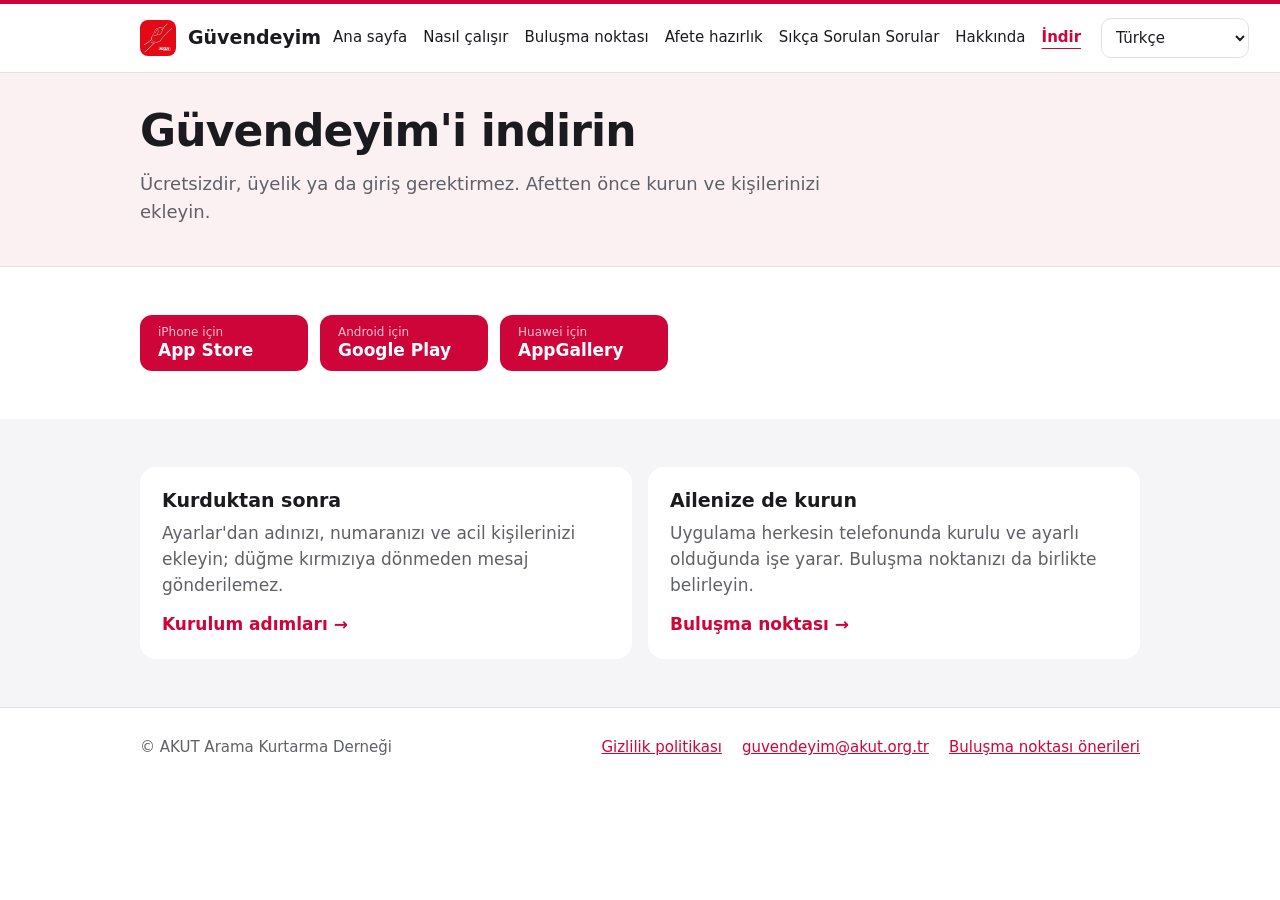
<file: indir.html>
<!doctype html>
<html lang="tr" class="betiksiz">
<head>
<meta charset="utf-8">
<!-- Google tag (gtag.js) -->
<script async src="https://www.googletagmanager.com/gtag/js?id=G-NT2BRHJYRX"></script>
<script>
  window.dataLayer = window.dataLayer || [];
  function gtag(){dataLayer.push(arguments);}
  gtag('js', new Date());

  gtag('config', 'G-NT2BRHJYRX');
</script>
<meta name="viewport" content="width=device-width, initial-scale=1">
<title>İndir – Güvendeyim</title>
<meta name="description" content="Güvendeyim'i App Store, Google Play ve AppGallery'den ücretsiz indirin.">
<meta property="og:title" content="İndir – Güvendeyim">
<meta property="og:description" content="Güvendeyim'i App Store, Google Play ve AppGallery'den ücretsiz indirin.">
<meta property="og:type" content="website">
<meta property="og:url" content="https://www.guvendeyim.org.tr/indir.html">
<meta property="og:site_name" content="Güvendeyim">
<meta property="og:locale" content="tr_TR">
<meta property="og:image" content="https://www.guvendeyim.org.tr/img/icon.png">
<meta property="og:image:width" content="512">
<meta property="og:image:height" content="512">
<meta property="og:image:alt" content="Güvendeyim uygulama simgesi">
<meta name="twitter:card" content="summary">
<link rel="canonical" href="https://www.guvendeyim.org.tr/indir.html">
<link rel="icon" type="image/png" href="img/favicon.png">
<link rel="apple-touch-icon" href="img/apple-touch-icon.png">
<link rel="stylesheet" href="css/site.css?v=d5b448da">
<script type="application/ld+json">{
 "@context": "https://schema.org",
 "@graph": [
  {
   "@type": "BreadcrumbList",
   "itemListElement": [
    {
     "@type": "ListItem",
     "position": 1,
     "name": "Ana sayfa",
     "item": "https://www.guvendeyim.org.tr/"
    },
    {
     "@type": "ListItem",
     "position": 2,
     "name": "İndir",
     "item": "https://www.guvendeyim.org.tr/indir.html"
    }
   ]
  },
  {
   "@type": "MobileApplication",
   "@id": "https://www.guvendeyim.org.tr/#app",
   "name": "Güvendeyim",
   "alternateName": "IamSafe",
   "url": "https://www.guvendeyim.org.tr/",
   "image": "https://www.guvendeyim.org.tr/img/icon.png",
   "operatingSystem": "iOS 13+, Android 7.0+",
   "applicationCategory": "UtilitiesApplication",
   "description": "Afet ve acil durumda tek tuşla yakınlarınıza konumunuzu SMS ile bildiren ücretsiz uygulama.",
   "inLanguage": [
    "tr",
    "en",
    "de",
    "az",
    "fa",
    "ar"
   ],
   "offers": {
    "@type": "Offer",
    "price": "0",
    "priceCurrency": "TRY"
   },
   "author": {
    "@id": "https://www.akut.org.tr/#org"
   },
   "publisher": {
    "@id": "https://www.akut.org.tr/#org"
   },
   "downloadUrl": [
    "https://apps.apple.com/tr/app/g%C3%BCvendeyim/id1488896334",
    "https://play.google.com/store/apps/details?id=genel.akut.guvendeyim",
    "https://appgallery.huawei.com/app/C102224999"
   ]
  }
 ]
}</script>
</head>
<body>
<header class="ust"><div class="ic">
  <a class="marka notranslate" href="index.html"><img src="img/icon.png" alt=""><strong>Güvendeyim</strong></a>
  <select class="dil notranslate" id="dil" aria-label="Dil / Language"><option value="tr" lang="tr">Türkçe</option><option value="en" lang="en">English</option><option value="de" lang="de">Deutsch</option><option value="az" lang="az">Azərbaycanca</option><option value="fa" lang="fa">فارسی</option><option value="ar" lang="ar">العربية</option><option value="ru" lang="ru">Русский</option><option value="uk" lang="uk">Українська</option><option value="fr" lang="fr">Français</option><option value="es" lang="es">Español</option></select>
  <button class="menu-dugme" type="button" aria-expanded="false" aria-controls="ana-menu">Menü</button>
  <nav id="ana-menu" aria-label="Ana menü"><a href="index.html">Ana sayfa</a><a href="nasil-calisir.html">Nasıl çalışır</a><a href="bulusma-noktasi.html">Buluşma noktası</a><a href="afete-hazirlik.html">Afete hazırlık</a><a href="sikca-sorulan-sorular.html">Sıkça Sorulan Sorular</a><a href="hakkinda.html">Hakkında</a><a href="indir.html" aria-current="page">İndir</a></nav>
</div></header>
<div class="sayfa-basi"><div class="ic"><h1>Güvendeyim'i indirin</h1><p>Ücretsizdir, üyelik ya da giriş gerektirmez. Afetten önce kurun ve kişilerinizi ekleyin.</p></div></div>
<main><section class="indir"><div class="ic">
  <div class="magazalar">
  <a class="magaza" href="https://apps.apple.com/tr/app/g%C3%BCvendeyim/id1488896334"><small>iPhone için</small><b class="notranslate">App Store</b></a>
  <a class="magaza" href="https://play.google.com/store/apps/details?id=genel.akut.guvendeyim"><small>Android için</small><b class="notranslate">Google Play</b></a>
  <a class="magaza" href="https://appgallery.huawei.com/app/C102224999"><small>Huawei için</small><b class="notranslate">AppGallery</b></a>
</div>
</div></section>
<section class="gri"><div class="ic"><div class="izgara">
  <div class="kart"><h3>Kurduktan sonra</h3><p>Ayarlar'dan adınızı, numaranızı ve acil kişilerinizi ekleyin; düğme kırmızıya dönmeden mesaj gönderilemez.</p><a class="devam" href="nasil-calisir.html">Kurulum adımları →</a></div>
  <div class="kart"><h3>Ailenize de kurun</h3><p>Uygulama herkesin telefonunda kurulu ve ayarlı olduğunda işe yarar. Buluşma noktanızı da birlikte belirleyin.</p><a class="devam" href="bulusma-noktasi.html">Buluşma noktası →</a></div>
</div></div></section></main>
<footer><div class="ic">
  <span>© AKUT Arama Kurtarma Derneği</span>
  <nav aria-label="Alt menü">
    <a href="https://www.akut.org.tr/guvendeyim-uygulamasi-gizlilik-politikasi">Gizlilik politikası</a>
    <a href="mailto:guvendeyim@akut.org.tr">guvendeyim@akut.org.tr</a>
    <a href="https://www.guvendeyim.org.tr/bulusma-noktalari/">Buluşma noktası önerileri</a>
  </nav>
</div></footer>
<script>
document.documentElement.classList.remove("betiksiz");
(function () {
  var dugme = document.querySelector(".menu-dugme"), menu = document.getElementById("ana-menu");
  dugme.addEventListener("click", function () {
    var acik = menu.classList.toggle("acik");
    dugme.setAttribute("aria-expanded", acik);
  });
})();
(function () {
  var secim = document.getElementById("dil");
  var m = document.cookie.match(/(?:^|; )googtrans=\/tr\/([^;]+)/);
  var dil = m ? decodeURIComponent(m[1]) : "tr";
  secim.value = dil;
  if (dil !== "tr") {
    document.documentElement.lang = dil;
    if (dil === "ar" || dil === "fa") document.documentElement.dir = "rtl";
    window.googleTranslateElementInit = function () {
      new google.translate.TranslateElement({ pageLanguage: "tr", autoDisplay: false }, "google_translate_element");
    };
    var kutu = document.createElement("div");
    kutu.id = "google_translate_element";
    document.body.appendChild(kutu);
    var betik = document.createElement("script");
    betik.src = "https://translate.google.com/translate_a/element.js?cb=googleTranslateElementInit";
    document.body.appendChild(betik);
  }
  function cerez(deger, yasam) {
    var alanlar = ["", "; domain=" + location.hostname, "; domain=." + location.hostname.replace(/^www\./, "")];
    alanlar.forEach(function (alan) { document.cookie = "googtrans=" + deger + "; path=/" + alan + yasam; });
  }
  secim.addEventListener("change", function () {
    if (secim.value === "tr") cerez("", "; expires=Thu, 01 Jan 1970 00:00:00 GMT");
    else cerez("/tr/" + secim.value, "");
    location.reload();
  });
})();
</script>
</body>
</html>
</file>
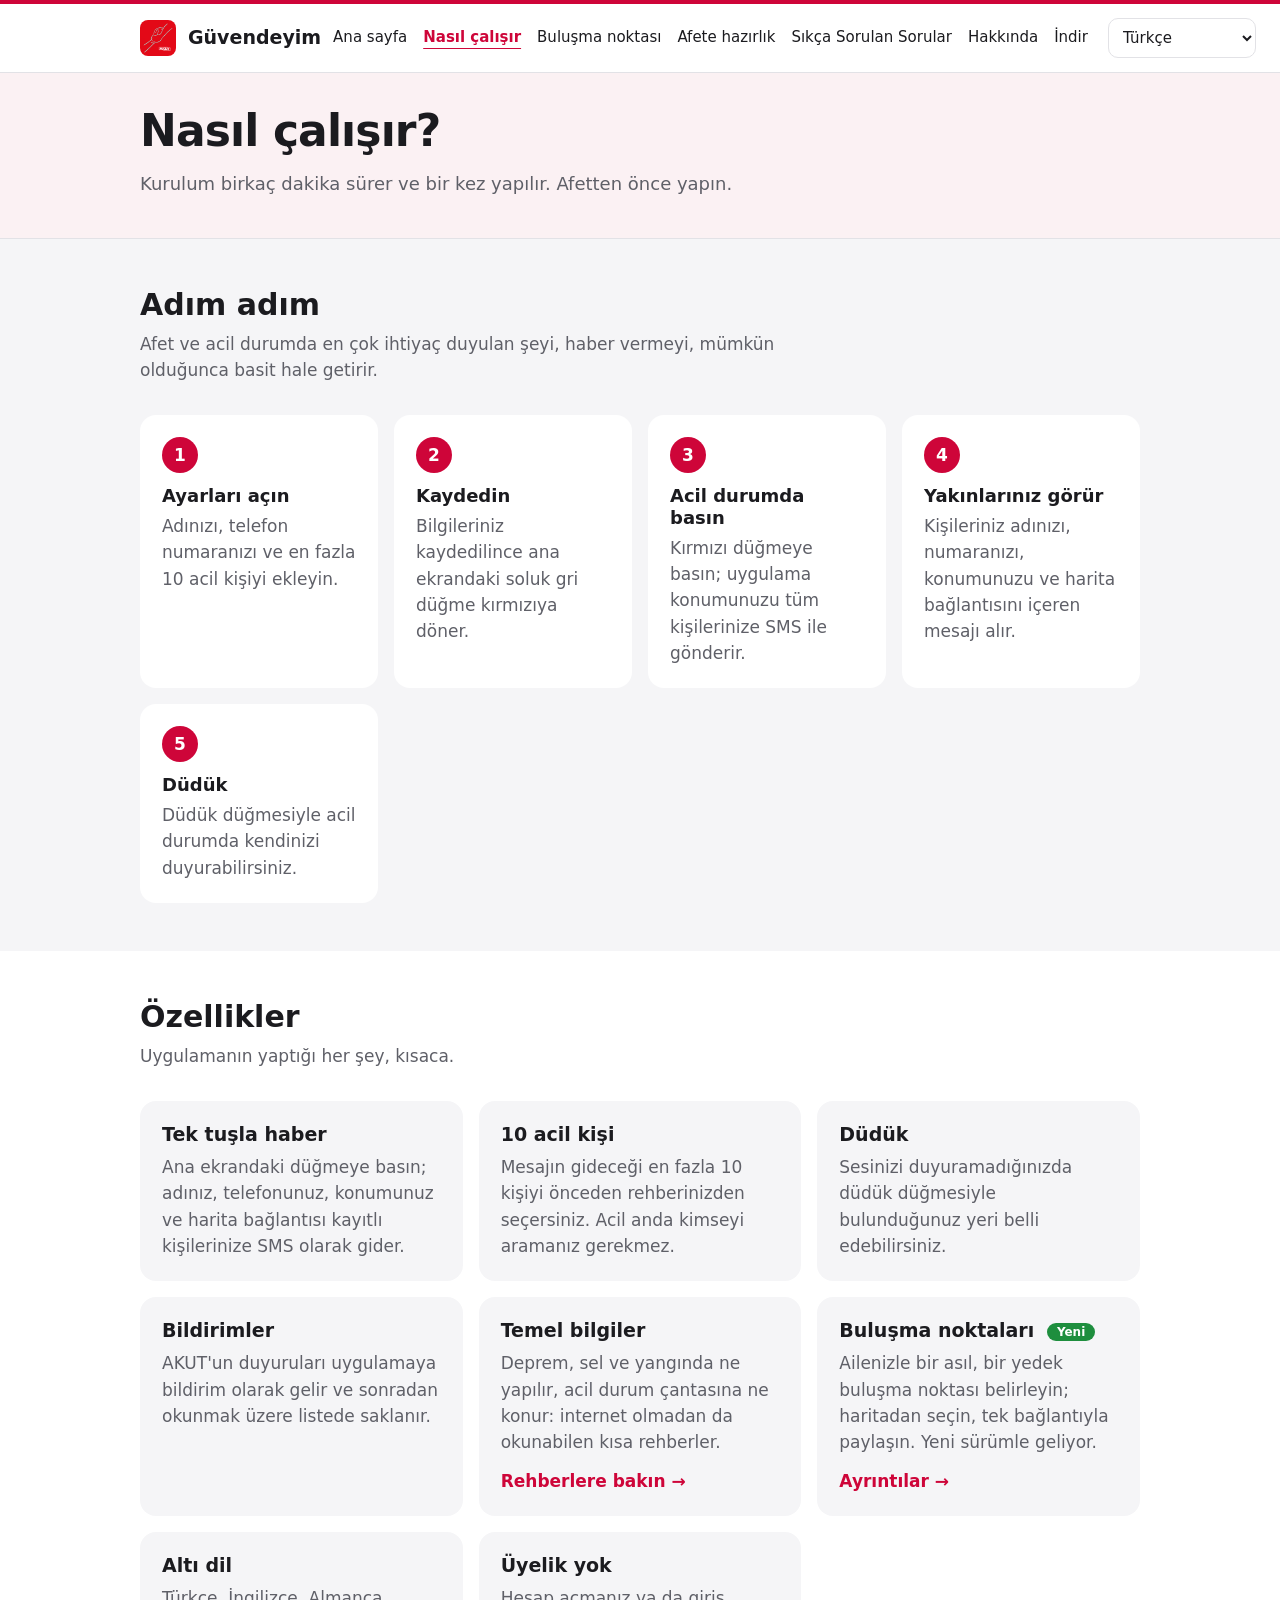
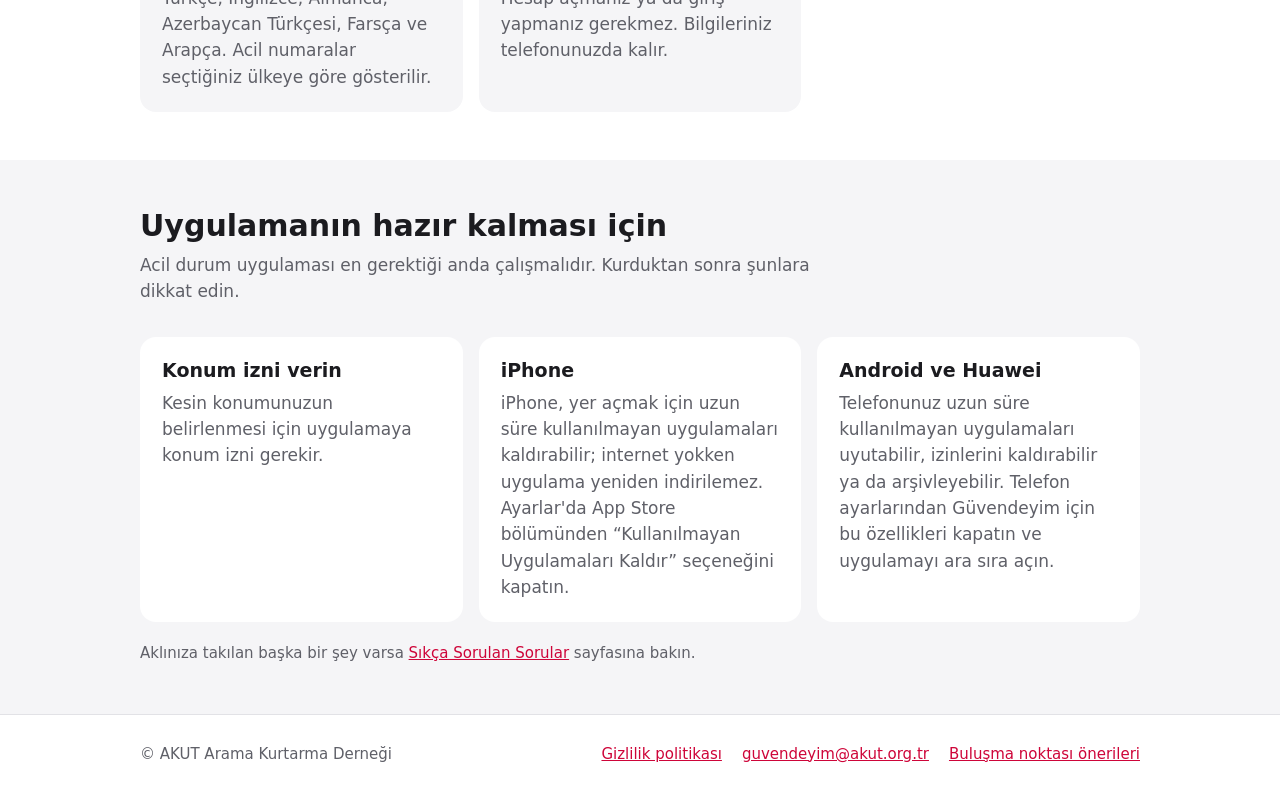
<file: nasil-calisir.html>
<!doctype html>
<html lang="tr" class="betiksiz">
<head>
<meta charset="utf-8">
<!-- Google tag (gtag.js) -->
<script async src="https://www.googletagmanager.com/gtag/js?id=G-NT2BRHJYRX"></script>
<script>
  window.dataLayer = window.dataLayer || [];
  function gtag(){dataLayer.push(arguments);}
  gtag('js', new Date());

  gtag('config', 'G-NT2BRHJYRX');
</script>
<meta name="viewport" content="width=device-width, initial-scale=1">
<title>Nasıl çalışır – Güvendeyim</title>
<meta name="description" content="Güvendeyim nasıl kurulur ve kullanılır, neler yapar: tek tuşla konumlu SMS, 10 acil kişi, düdük, afet rehberleri, buluşma noktaları, altı dil.">
<meta property="og:title" content="Nasıl çalışır – Güvendeyim">
<meta property="og:description" content="Güvendeyim nasıl kurulur ve kullanılır, neler yapar: tek tuşla konumlu SMS, 10 acil kişi, düdük, afet rehberleri, buluşma noktaları, altı dil.">
<meta property="og:type" content="website">
<meta property="og:url" content="https://www.guvendeyim.org.tr/nasil-calisir.html">
<meta property="og:site_name" content="Güvendeyim">
<meta property="og:locale" content="tr_TR">
<meta property="og:image" content="https://www.guvendeyim.org.tr/img/icon.png">
<meta property="og:image:width" content="512">
<meta property="og:image:height" content="512">
<meta property="og:image:alt" content="Güvendeyim uygulama simgesi">
<meta name="twitter:card" content="summary">
<link rel="canonical" href="https://www.guvendeyim.org.tr/nasil-calisir.html">
<link rel="icon" type="image/png" href="img/favicon.png">
<link rel="apple-touch-icon" href="img/apple-touch-icon.png">
<link rel="stylesheet" href="css/site.css?v=d5b448da">
<script type="application/ld+json">{
 "@context": "https://schema.org",
 "@graph": [
  {
   "@type": "BreadcrumbList",
   "itemListElement": [
    {
     "@type": "ListItem",
     "position": 1,
     "name": "Ana sayfa",
     "item": "https://www.guvendeyim.org.tr/"
    },
    {
     "@type": "ListItem",
     "position": 2,
     "name": "Nasıl çalışır",
     "item": "https://www.guvendeyim.org.tr/nasil-calisir.html"
    }
   ]
  }
 ]
}</script>
</head>
<body>
<header class="ust"><div class="ic">
  <a class="marka notranslate" href="index.html"><img src="img/icon.png" alt=""><strong>Güvendeyim</strong></a>
  <select class="dil notranslate" id="dil" aria-label="Dil / Language"><option value="tr" lang="tr">Türkçe</option><option value="en" lang="en">English</option><option value="de" lang="de">Deutsch</option><option value="az" lang="az">Azərbaycanca</option><option value="fa" lang="fa">فارسی</option><option value="ar" lang="ar">العربية</option><option value="ru" lang="ru">Русский</option><option value="uk" lang="uk">Українська</option><option value="fr" lang="fr">Français</option><option value="es" lang="es">Español</option></select>
  <button class="menu-dugme" type="button" aria-expanded="false" aria-controls="ana-menu">Menü</button>
  <nav id="ana-menu" aria-label="Ana menü"><a href="index.html">Ana sayfa</a><a href="nasil-calisir.html" aria-current="page">Nasıl çalışır</a><a href="bulusma-noktasi.html">Buluşma noktası</a><a href="afete-hazirlik.html">Afete hazırlık</a><a href="sikca-sorulan-sorular.html">Sıkça Sorulan Sorular</a><a href="hakkinda.html">Hakkında</a><a href="indir.html">İndir</a></nav>
</div></header>
<div class="sayfa-basi"><div class="ic"><h1>Nasıl çalışır?</h1><p>Kurulum birkaç dakika sürer ve bir kez yapılır. Afetten önce yapın.</p></div></div>
<main><section class="gri"><div class="ic">
  <h2>Adım adım</h2>
  <p class="alt-baslik">Afet ve acil durumda en çok ihtiyaç duyulan şeyi, haber vermeyi, mümkün olduğunca basit hale getirir.</p>
  <ol class="adimlar">
    <li><h3>Ayarları açın</h3><p>Adınızı, telefon numaranızı ve en fazla 10 acil kişiyi ekleyin.</p></li>
    <li><h3>Kaydedin</h3><p>Bilgileriniz kaydedilince ana ekrandaki soluk gri düğme kırmızıya döner.</p></li>
    <li><h3>Acil durumda basın</h3><p>Kırmızı düğmeye basın; uygulama konumunuzu tüm kişilerinize SMS ile gönderir.</p></li>
    <li><h3>Yakınlarınız görür</h3><p>Kişileriniz adınızı, numaranızı, konumunuzu ve harita bağlantısını içeren mesajı alır.</p></li>
    <li><h3>Düdük</h3><p>Düdük düğmesiyle acil durumda kendinizi duyurabilirsiniz.</p></li>
  </ol>
</div></section>
<section id="ozellikler"><div class="ic">
  <h2>Özellikler</h2>
  <p class="alt-baslik">Uygulamanın yaptığı her şey, kısaca.</p>
  <div class="izgara">
  <div class="kart"><h3>Tek tuşla haber</h3><p>Ana ekrandaki düğmeye basın; adınız, telefonunuz, konumunuz ve harita bağlantısı kayıtlı kişilerinize SMS olarak gider.</p></div>
  <div class="kart"><h3>10 acil kişi</h3><p>Mesajın gideceği en fazla 10 kişiyi önceden rehberinizden seçersiniz. Acil anda kimseyi aramanız gerekmez.</p></div>
  <div class="kart"><h3>Düdük</h3><p>Sesinizi duyuramadığınızda düdük düğmesiyle bulunduğunuz yeri belli edebilirsiniz.</p></div>
  <div class="kart"><h3>Bildirimler</h3><p>AKUT'un duyuruları uygulamaya bildirim olarak gelir ve sonradan okunmak üzere listede saklanır.</p></div>
  <div class="kart"><h3>Temel bilgiler</h3><p>Deprem, sel ve yangında ne yapılır, acil durum çantasına ne konur: internet olmadan da okunabilen kısa rehberler.</p><a class="devam" href="afete-hazirlik.html">Rehberlere bakın →</a></div>
  <div class="kart"><h3>Buluşma noktaları <span class="etiket">Yeni</span></h3><p>Ailenizle bir asıl, bir yedek buluşma noktası belirleyin; haritadan seçin, tek bağlantıyla paylaşın. Yeni sürümle geliyor.</p><a class="devam" href="bulusma-noktasi.html">Ayrıntılar →</a></div>
  <div class="kart"><h3>Altı dil</h3><p>Türkçe, İngilizce, Almanca, Azerbaycan Türkçesi, Farsça ve Arapça. Acil numaralar seçtiğiniz ülkeye göre gösterilir.</p></div>
  <div class="kart"><h3>Üyelik yok</h3><p>Hesap açmanız ya da giriş yapmanız gerekmez. Bilgileriniz telefonunuzda kalır.</p></div>
</div>
</div></section>
<section class="gri"><div class="ic">
  <h2>Uygulamanın hazır kalması için</h2>
  <p class="alt-baslik">Acil durum uygulaması en gerektiği anda çalışmalıdır. Kurduktan sonra şunlara dikkat edin.</p>
  <div class="izgara">
    <div class="kart"><h3>Konum izni verin</h3><p>Kesin konumunuzun belirlenmesi için uygulamaya konum izni gerekir.</p></div>
    <div class="kart"><h3>iPhone</h3><p>iPhone, yer açmak için uzun süre kullanılmayan uygulamaları kaldırabilir; internet yokken uygulama yeniden indirilemez. Ayarlar'da App Store bölümünden “Kullanılmayan Uygulamaları Kaldır” seçeneğini kapatın.</p></div>
    <div class="kart"><h3>Android ve Huawei</h3><p>Telefonunuz uzun süre kullanılmayan uygulamaları uyutabilir, izinlerini kaldırabilir ya da arşivleyebilir. Telefon ayarlarından Güvendeyim için bu özellikleri kapatın ve uygulamayı ara sıra açın.</p></div>
  </div>
  <p class="kaynak">Aklınıza takılan başka bir şey varsa <a href="sikca-sorulan-sorular.html">Sıkça Sorulan Sorular</a> sayfasına bakın.</p>
</div></section></main>
<footer><div class="ic">
  <span>© AKUT Arama Kurtarma Derneği</span>
  <nav aria-label="Alt menü">
    <a href="https://www.akut.org.tr/guvendeyim-uygulamasi-gizlilik-politikasi">Gizlilik politikası</a>
    <a href="mailto:guvendeyim@akut.org.tr">guvendeyim@akut.org.tr</a>
    <a href="https://www.guvendeyim.org.tr/bulusma-noktalari/">Buluşma noktası önerileri</a>
  </nav>
</div></footer>
<script>
document.documentElement.classList.remove("betiksiz");
(function () {
  var dugme = document.querySelector(".menu-dugme"), menu = document.getElementById("ana-menu");
  dugme.addEventListener("click", function () {
    var acik = menu.classList.toggle("acik");
    dugme.setAttribute("aria-expanded", acik);
  });
})();
(function () {
  var secim = document.getElementById("dil");
  var m = document.cookie.match(/(?:^|; )googtrans=\/tr\/([^;]+)/);
  var dil = m ? decodeURIComponent(m[1]) : "tr";
  secim.value = dil;
  if (dil !== "tr") {
    document.documentElement.lang = dil;
    if (dil === "ar" || dil === "fa") document.documentElement.dir = "rtl";
    window.googleTranslateElementInit = function () {
      new google.translate.TranslateElement({ pageLanguage: "tr", autoDisplay: false }, "google_translate_element");
    };
    var kutu = document.createElement("div");
    kutu.id = "google_translate_element";
    document.body.appendChild(kutu);
    var betik = document.createElement("script");
    betik.src = "https://translate.google.com/translate_a/element.js?cb=googleTranslateElementInit";
    document.body.appendChild(betik);
  }
  function cerez(deger, yasam) {
    var alanlar = ["", "; domain=" + location.hostname, "; domain=." + location.hostname.replace(/^www\./, "")];
    alanlar.forEach(function (alan) { document.cookie = "googtrans=" + deger + "; path=/" + alan + yasam; });
  }
  secim.addEventListener("change", function () {
    if (secim.value === "tr") cerez("", "; expires=Thu, 01 Jan 1970 00:00:00 GMT");
    else cerez("/tr/" + secim.value, "");
    location.reload();
  });
})();
</script>
</body>
</html>
</file>
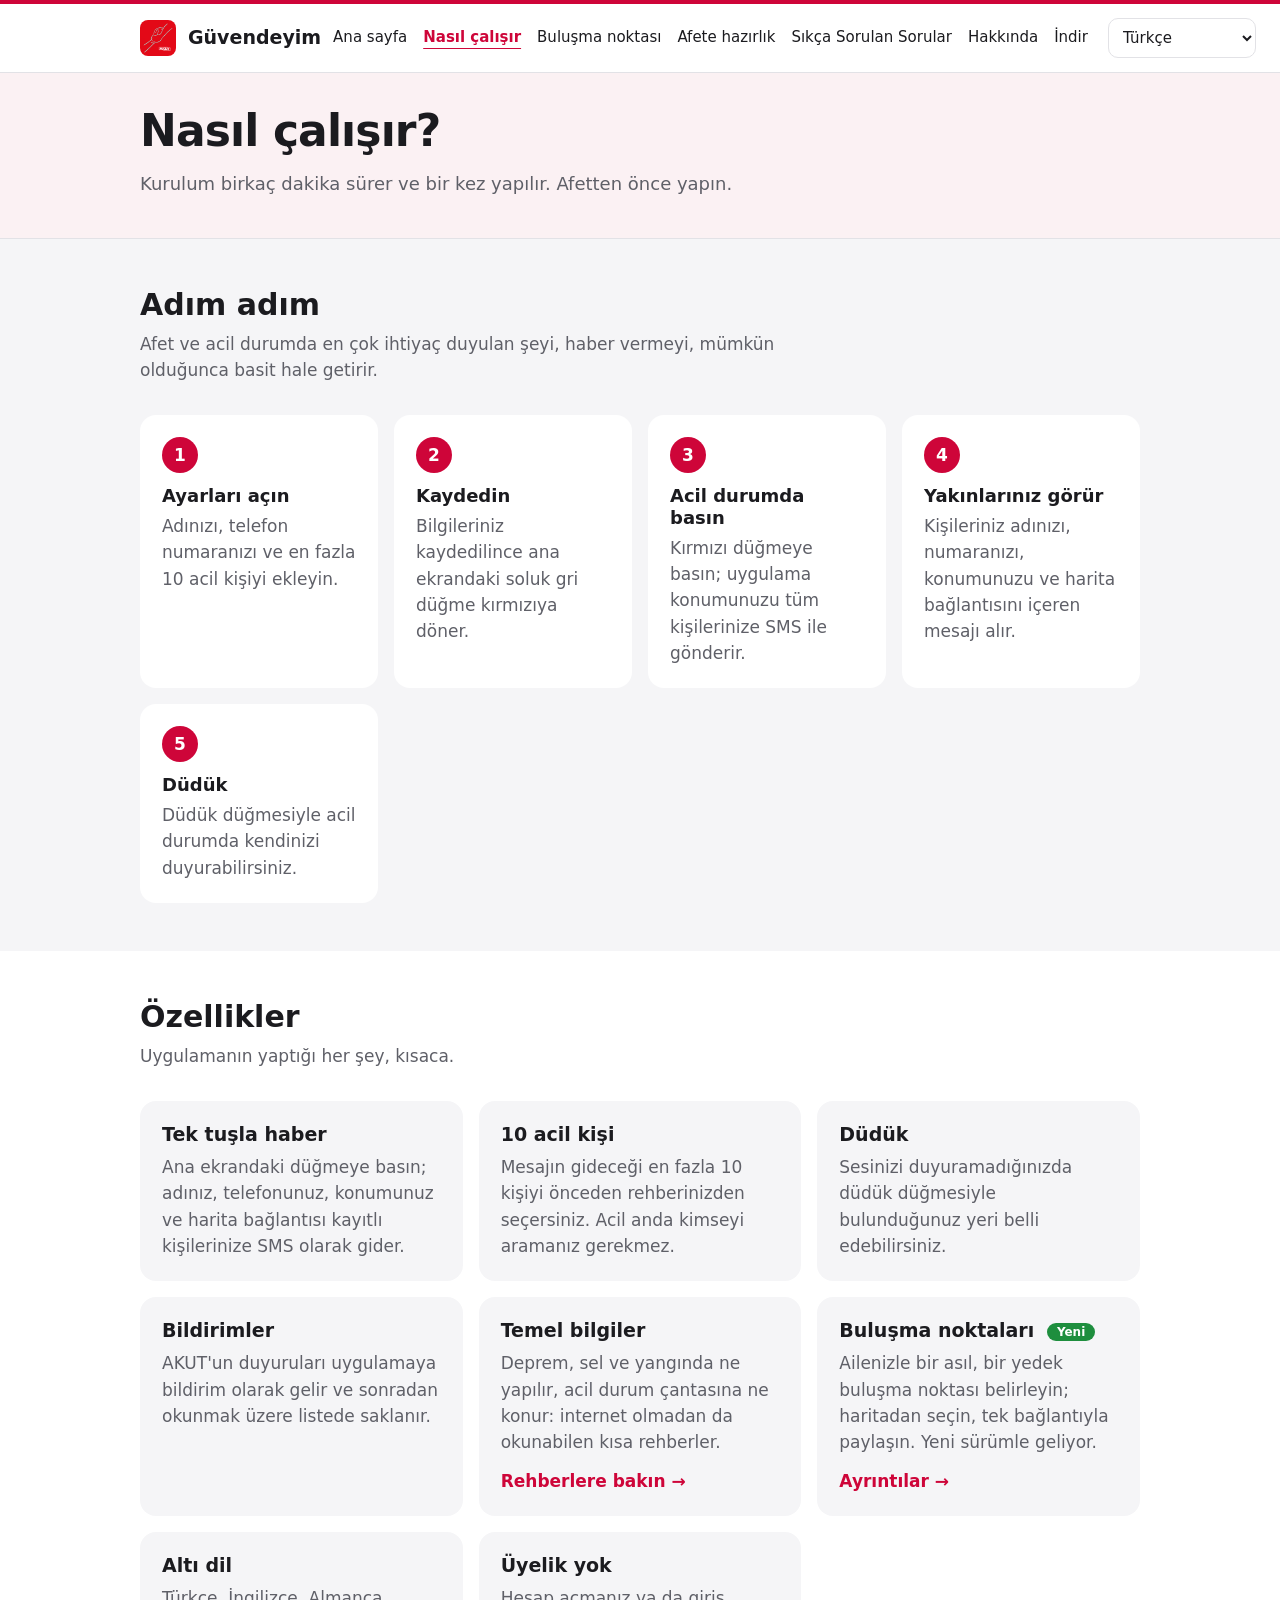
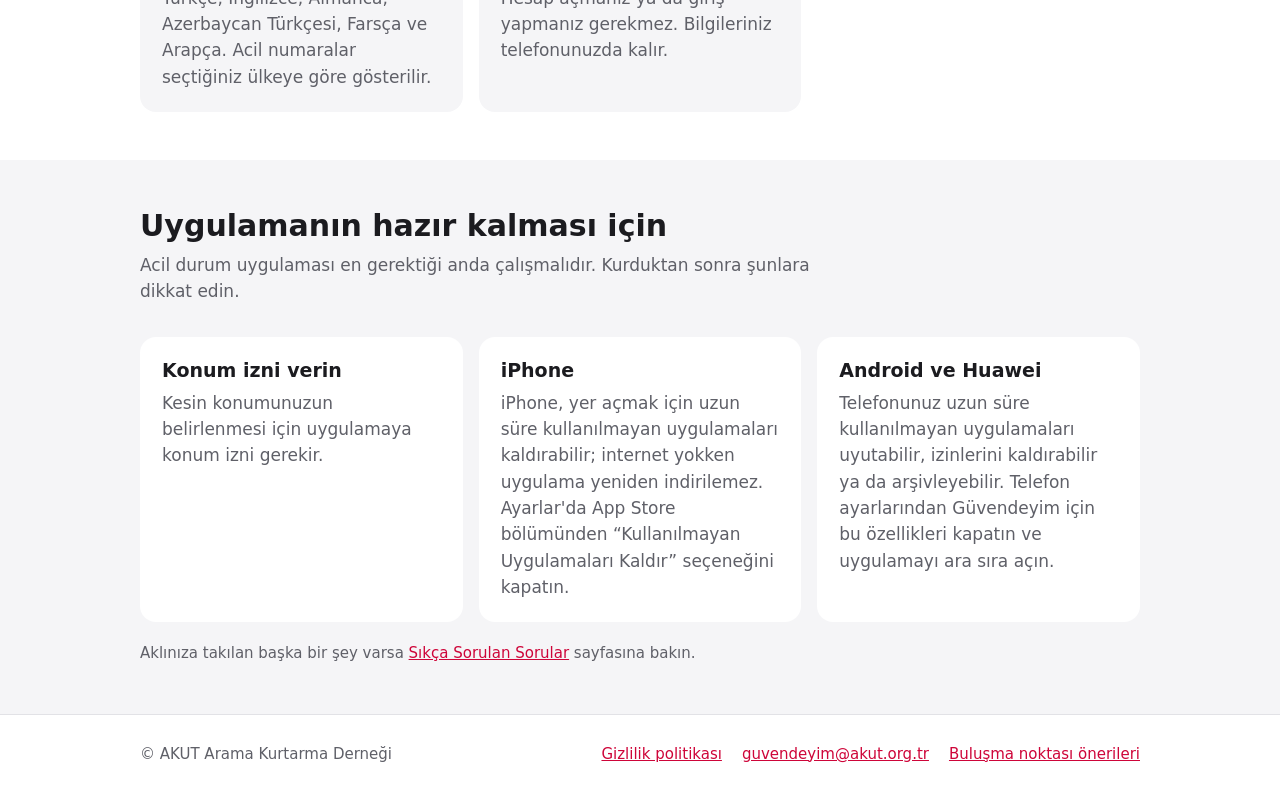
<file: ozellikler.html>
<!doctype html>
<html lang="tr">
<head>
<meta charset="utf-8">
<title>Güvendeyim</title>
<link rel="canonical" href="https://www.guvendeyim.org.tr/nasil-calisir.html">
<meta name="robots" content="noindex">
<meta http-equiv="refresh" content="0; url=nasil-calisir.html">
</head>
<body><p><a href="nasil-calisir.html">Sayfa taşındı: nasil-calisir.html</a></p></body>
</html>
</file>
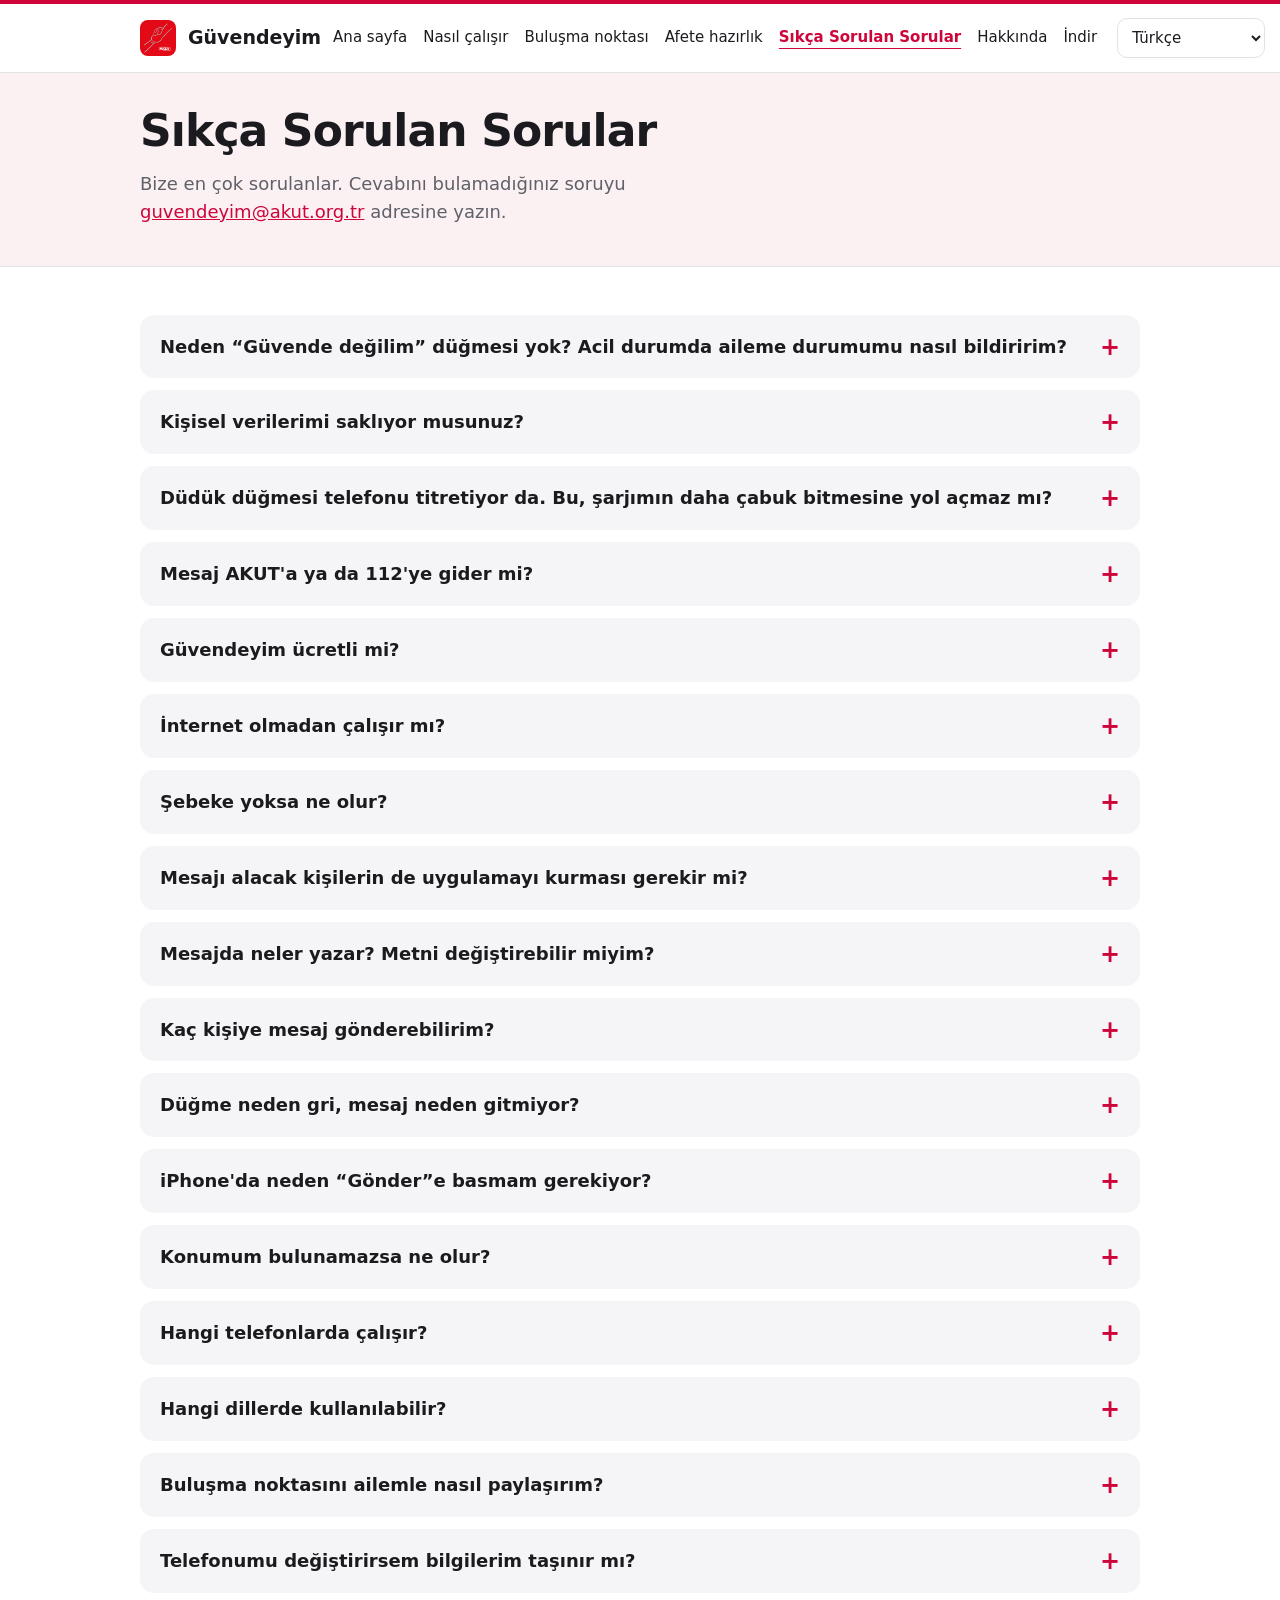
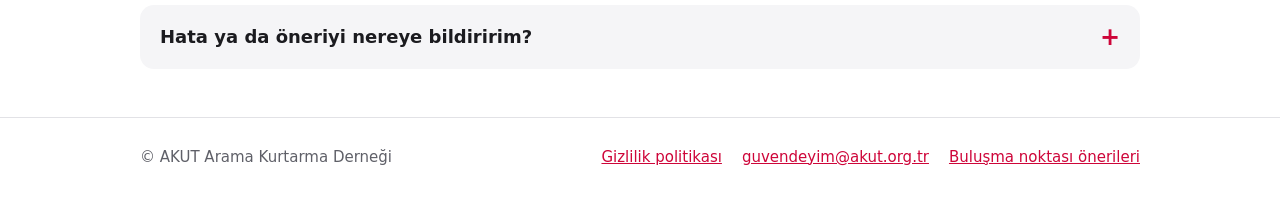
<file: sikca-sorulan-sorular.html>
<!doctype html>
<html lang="tr" class="betiksiz">
<head>
<meta charset="utf-8">
<!-- Google tag (gtag.js) -->
<script async src="https://www.googletagmanager.com/gtag/js?id=G-NT2BRHJYRX"></script>
<script>
  window.dataLayer = window.dataLayer || [];
  function gtag(){dataLayer.push(arguments);}
  gtag('js', new Date());

  gtag('config', 'G-NT2BRHJYRX');
</script>
<meta name="viewport" content="width=device-width, initial-scale=1">
<title>Sıkça Sorulan Sorular – Güvendeyim</title>
<meta name="description" content="Güvendeyim hakkında sıkça sorulan sorular: neden “Güvende değilim” düğmesi yok, kişisel veriler saklanıyor mu, internetsiz çalışır mı, SMS ücretli mi.">
<meta property="og:title" content="Sıkça Sorulan Sorular – Güvendeyim">
<meta property="og:description" content="Güvendeyim hakkında sıkça sorulan sorular: neden “Güvende değilim” düğmesi yok, kişisel veriler saklanıyor mu, internetsiz çalışır mı, SMS ücretli mi.">
<meta property="og:type" content="website">
<meta property="og:url" content="https://www.guvendeyim.org.tr/sikca-sorulan-sorular.html">
<meta property="og:site_name" content="Güvendeyim">
<meta property="og:locale" content="tr_TR">
<meta property="og:image" content="https://www.guvendeyim.org.tr/img/icon.png">
<meta property="og:image:width" content="512">
<meta property="og:image:height" content="512">
<meta property="og:image:alt" content="Güvendeyim uygulama simgesi">
<meta name="twitter:card" content="summary">
<link rel="canonical" href="https://www.guvendeyim.org.tr/sikca-sorulan-sorular.html">
<link rel="icon" type="image/png" href="img/favicon.png">
<link rel="apple-touch-icon" href="img/apple-touch-icon.png">
<link rel="stylesheet" href="css/site.css?v=d5b448da">
<script type="application/ld+json">{
 "@context": "https://schema.org",
 "@graph": [
  {
   "@type": "BreadcrumbList",
   "itemListElement": [
    {
     "@type": "ListItem",
     "position": 1,
     "name": "Ana sayfa",
     "item": "https://www.guvendeyim.org.tr/"
    },
    {
     "@type": "ListItem",
     "position": 2,
     "name": "Sıkça Sorulan Sorular",
     "item": "https://www.guvendeyim.org.tr/sikca-sorulan-sorular.html"
    }
   ]
  },
  {
   "@type": "FAQPage",
   "mainEntity": [
    {
     "@type": "Question",
     "name": "Neden “Güvende değilim” düğmesi yok? Acil durumda aileme durumumu nasıl bildiririm?",
     "acceptedAnswer": {
      "@type": "Answer",
      "text": "Güvendeyim, afetten sonra yakınlarınıza hızlıca “iyiyim” diyebilmeniz ve hatların gereksiz aramalarla tıkanmaması için tasarlandı. Mesaj yalnızca sizin seçtiğiniz kişilere gider; AKUT'a, 112'ye ya da kurtarma ekiplerine ulaşmaz. “Güvende değilim” diye bir mesaj da yardım çağırmazdı; yardım için doğru yol 112'dir. Yardıma ihtiyacınız varsa önce 112 'yi arayın. Yakınlarınıza durumunuzu bildirmek için Güvendeyim düğmesine yine basabilirsiniz: mesajda konumunuz ve harita bağlantısı olduğu için yakınlarınız nerede olduğunuzu bilir ve yetkililere iletebilir. iPhone'da mesaj, göndermeden önce ekranda açılır; “yaralıyım” ya da “enkaz altındayım” gibi bir not ekleyebilirsiniz. Sesinizi duyuramıyorsanız düdük düğmesini kullanın."
     }
    },
    {
     "@type": "Question",
     "name": "Kişisel verilerimi saklıyor musunuz?",
     "acceptedAnswer": {
      "@type": "Answer",
      "text": "Uygulama üyelik istemez. Adınız, telefon numaranız, acil kişileriniz, mesajınız ve buluşma noktalarınız yalnızca telefonunuzda saklanır; AKUT'a gönderilmez. Konumunuz da AKUT'a gitmez: yalnızca düğmeye bastığınızda, mesajın içinde seçtiğiniz kişilere SMS ile gider. Uygulamayı geliştirebilmek için kimliğinizle ilişkilendirilmeyen kullanım istatistikleri ve hata kayıtları toplanır. Uygulamayı sildiğinizde telefondaki bilgileriniz de silinir. Ayrıntılar gizlilik politikasında ."
     }
    },
    {
     "@type": "Question",
     "name": "Düdük düğmesi telefonu titretiyor da. Bu, şarjımın daha çabuk bitmesine yol açmaz mı?",
     "acceptedAnswer": {
      "@type": "Answer",
      "text": "Titreşim bilerek eklendi. Arama kurtarma ekiplerinin kullandığı sismik dinleme cihazları, sesten çok titreşimi algılar. Enkaz altında sesiniz dışarıya ulaşmasa bile telefonun titreşimi enkaz içinde yayılır ve bu cihazlarla algılanabilir. Şarjınızı korumak için düdüğü sürekli değil, aralıklarla çalıştırın."
     }
    },
    {
     "@type": "Question",
     "name": "Mesaj AKUT'a ya da 112'ye gider mi?",
     "acceptedAnswer": {
      "@type": "Answer",
      "text": "Hayır. Mesaj yalnızca Ayarlar'da seçtiğiniz en fazla 10 kişiye gider. Hayati tehlikedeyseniz 112'yi arayın."
     }
    },
    {
     "@type": "Question",
     "name": "Güvendeyim ücretli mi?",
     "acceptedAnswer": {
      "@type": "Answer",
      "text": "Uygulama ücretsizdir. Mesajlar sizin hattınızdan normal SMS olarak gider; ücreti operatörünüzün tarifesine göredir, paketinizde SMS varsa oradan düşer."
     }
    },
    {
     "@type": "Question",
     "name": "İnternet olmadan çalışır mı?",
     "acceptedAnswer": {
      "@type": "Answer",
      "text": "Evet. SMS mobil şebeke üzerinden gider, konumunuz GPS ile bulunur; ikisi için de internet gerekmez. İnternet yokken konumun bulunması biraz daha uzun sürebilir. Afet rehberleri de internetsiz okunur."
     }
    },
    {
     "@type": "Question",
     "name": "Şebeke yoksa ne olur?",
     "acceptedAnswer": {
      "@type": "Answer",
      "text": "Şebeke yoksa SMS gönderilemez. Şebekenin çektiği bir yere, mümkünse açık alana geçip düğmeye yeniden basın."
     }
    },
    {
     "@type": "Question",
     "name": "Mesajı alacak kişilerin de uygulamayı kurması gerekir mi?",
     "acceptedAnswer": {
      "@type": "Answer",
      "text": "Hayır. Mesaj normal SMS olarak gelir; her telefonda okunur. Yine de ailenizin her bireyinin kendi telefonuna kurması, herkesin haber verebilmesi için önerilir."
     }
    },
    {
     "@type": "Question",
     "name": "Mesajda neler yazar? Metni değiştirebilir miyim?",
     "acceptedAnswer": {
      "@type": "Answer",
      "text": "Mesajda adınız, telefon numaranız, mesajınız, konumunuz ve harita bağlantısı bulunur. Mesaj metnini Ayarlar'dan değiştirebilirsiniz."
     }
    },
    {
     "@type": "Question",
     "name": "Kaç kişiye mesaj gönderebilirim?",
     "acceptedAnswer": {
      "@type": "Answer",
      "text": "En fazla 10 kişiye. Kişileri önceden rehberinizden seçersiniz."
     }
    },
    {
     "@type": "Question",
     "name": "Düğme neden gri, mesaj neden gitmiyor?",
     "acceptedAnswer": {
      "@type": "Answer",
      "text": "Adınız, telefon numaranız ya da acil kişileriniz henüz kaydedilmemiştir. Ayarlar'dan bilgileri girip kaydedin; düğme kırmızıya döner. Kurulum adımları"
     }
    },
    {
     "@type": "Question",
     "name": "iPhone'da neden “Gönder”e basmam gerekiyor?",
     "acceptedAnswer": {
      "@type": "Answer",
      "text": "Apple, uygulamaların kendi başına SMS göndermesine izin vermez. Güvendeyim mesajı ve alıcıları hazırlayıp mesaj ekranını açar, siz “Gönder”e basarsınız. Android ve Huawei telefonlarda mesaj doğrudan gönderilir."
     }
    },
    {
     "@type": "Question",
     "name": "Konumum bulunamazsa ne olur?",
     "acceptedAnswer": {
      "@type": "Answer",
      "text": "Konum birkaç saniye içinde bulunamazsa mesaj konumsuz da gönderilebilir. Konum izni verdiğinizden emin olun; açık alanda konum daha hızlı bulunur."
     }
    },
    {
     "@type": "Question",
     "name": "Hangi telefonlarda çalışır?",
     "acceptedAnswer": {
      "@type": "Answer",
      "text": "iOS 13 ve üstü iPhone'larda, Android 7.0 ve üstü telefonlarda ve Google hizmetleri olmayan Huawei telefonlarda (AppGallery) çalışır. İndirme bağlantıları"
     }
    },
    {
     "@type": "Question",
     "name": "Hangi dillerde kullanılabilir?",
     "acceptedAnswer": {
      "@type": "Answer",
      "text": "Türkçe, İngilizce, Almanca, Azerbaycan Türkçesi, Farsça ve Arapça. Acil numaralar dile göre değil, Ayarlar'da seçtiğiniz ülkeye göre gösterilir."
     }
    },
    {
     "@type": "Question",
     "name": "Buluşma noktasını ailemle nasıl paylaşırım?",
     "acceptedAnswer": {
      "@type": "Answer",
      "text": "Uygulamada buluşma noktalarınızı seçip paylaş düğmesine basın; bir bağlantı oluşur. Bağlantıyı açan kişinin telefonunda Güvendeyim kuruluysa noktalar uygulamada açılır, kurulu değilse uygulamayı indirme sayfası gösterilir. Buluşma noktası nasıl seçilir"
     }
    },
    {
     "@type": "Question",
     "name": "Telefonumu değiştirirsem bilgilerim taşınır mı?",
     "acceptedAnswer": {
      "@type": "Answer",
      "text": "Bilgileriniz yalnızca telefonunuzda saklandığı için yeni telefonda Ayarlar'ı yeniden doldurmanız gerekebilir. Kurduktan sonra düğmenin kırmızı olduğunu kontrol edin."
     }
    },
    {
     "@type": "Question",
     "name": "Hata ya da öneriyi nereye bildiririm?",
     "acceptedAnswer": {
      "@type": "Answer",
      "text": "guvendeyim@akut.org.tr adresine yazın."
     }
    }
   ]
  }
 ]
}</script>
</head>
<body>
<header class="ust"><div class="ic">
  <a class="marka notranslate" href="index.html"><img src="img/icon.png" alt=""><strong>Güvendeyim</strong></a>
  <select class="dil notranslate" id="dil" aria-label="Dil / Language"><option value="tr" lang="tr">Türkçe</option><option value="en" lang="en">English</option><option value="de" lang="de">Deutsch</option><option value="az" lang="az">Azərbaycanca</option><option value="fa" lang="fa">فارسی</option><option value="ar" lang="ar">العربية</option><option value="ru" lang="ru">Русский</option><option value="uk" lang="uk">Українська</option><option value="fr" lang="fr">Français</option><option value="es" lang="es">Español</option></select>
  <button class="menu-dugme" type="button" aria-expanded="false" aria-controls="ana-menu">Menü</button>
  <nav id="ana-menu" aria-label="Ana menü"><a href="index.html">Ana sayfa</a><a href="nasil-calisir.html">Nasıl çalışır</a><a href="bulusma-noktasi.html">Buluşma noktası</a><a href="afete-hazirlik.html">Afete hazırlık</a><a href="sikca-sorulan-sorular.html" aria-current="page">Sıkça Sorulan Sorular</a><a href="hakkinda.html">Hakkında</a><a href="indir.html">İndir</a></nav>
</div></header>
<div class="sayfa-basi"><div class="ic"><h1>Sıkça Sorulan Sorular</h1><p>Bize en çok sorulanlar. Cevabını bulamadığınız soruyu <a href="mailto:guvendeyim@akut.org.tr">guvendeyim@akut.org.tr</a> adresine yazın.</p></div></div>
<main><section><div class="ic"><div class="sss">
  <details><summary>Neden “Güvende değilim” düğmesi yok? Acil durumda aileme durumumu nasıl bildiririm?</summary><div class="cevap"><p>Güvendeyim, afetten sonra yakınlarınıza hızlıca “iyiyim” diyebilmeniz ve hatların gereksiz aramalarla tıkanmaması için tasarlandı. Mesaj yalnızca sizin seçtiğiniz kişilere gider; AKUT'a, 112'ye ya da kurtarma ekiplerine ulaşmaz. “Güvende değilim” diye bir mesaj da yardım çağırmazdı; yardım için doğru yol 112'dir.</p><p>Yardıma ihtiyacınız varsa önce <strong>112</strong>'yi arayın. Yakınlarınıza durumunuzu bildirmek için Güvendeyim düğmesine yine basabilirsiniz: mesajda konumunuz ve harita bağlantısı olduğu için yakınlarınız nerede olduğunuzu bilir ve yetkililere iletebilir. iPhone'da mesaj, göndermeden önce ekranda açılır; “yaralıyım” ya da “enkaz altındayım” gibi bir not ekleyebilirsiniz. Sesinizi duyuramıyorsanız düdük düğmesini kullanın.</p></div></details>
  <details><summary>Kişisel verilerimi saklıyor musunuz?</summary><div class="cevap"><p>Uygulama üyelik istemez. Adınız, telefon numaranız, acil kişileriniz, mesajınız ve buluşma noktalarınız yalnızca telefonunuzda saklanır; AKUT'a gönderilmez. Konumunuz da AKUT'a gitmez: yalnızca düğmeye bastığınızda, mesajın içinde seçtiğiniz kişilere SMS ile gider.</p><p>Uygulamayı geliştirebilmek için kimliğinizle ilişkilendirilmeyen kullanım istatistikleri ve hata kayıtları toplanır. Uygulamayı sildiğinizde telefondaki bilgileriniz de silinir. Ayrıntılar <a href="https://www.akut.org.tr/guvendeyim-uygulamasi-gizlilik-politikasi">gizlilik politikasında</a>.</p></div></details>
  <details><summary>Düdük düğmesi telefonu titretiyor da. Bu, şarjımın daha çabuk bitmesine yol açmaz mı?</summary><div class="cevap"><p>Titreşim bilerek eklendi. Arama kurtarma ekiplerinin kullandığı sismik dinleme cihazları, sesten çok titreşimi algılar. Enkaz altında sesiniz dışarıya ulaşmasa bile telefonun titreşimi enkaz içinde yayılır ve bu cihazlarla algılanabilir. Şarjınızı korumak için düdüğü sürekli değil, aralıklarla çalıştırın.</p></div></details>
  <details><summary>Mesaj AKUT'a ya da 112'ye gider mi?</summary><div class="cevap"><p>Hayır. Mesaj yalnızca Ayarlar'da seçtiğiniz en fazla 10 kişiye gider. Hayati tehlikedeyseniz 112'yi arayın.</p></div></details>
  <details><summary>Güvendeyim ücretli mi?</summary><div class="cevap"><p>Uygulama ücretsizdir. Mesajlar sizin hattınızdan normal SMS olarak gider; ücreti operatörünüzün tarifesine göredir, paketinizde SMS varsa oradan düşer.</p></div></details>
  <details><summary>İnternet olmadan çalışır mı?</summary><div class="cevap"><p>Evet. SMS mobil şebeke üzerinden gider, konumunuz GPS ile bulunur; ikisi için de internet gerekmez. İnternet yokken konumun bulunması biraz daha uzun sürebilir. Afet rehberleri de internetsiz okunur.</p></div></details>
  <details><summary>Şebeke yoksa ne olur?</summary><div class="cevap"><p>Şebeke yoksa SMS gönderilemez. Şebekenin çektiği bir yere, mümkünse açık alana geçip düğmeye yeniden basın.</p></div></details>
  <details><summary>Mesajı alacak kişilerin de uygulamayı kurması gerekir mi?</summary><div class="cevap"><p>Hayır. Mesaj normal SMS olarak gelir; her telefonda okunur. Yine de ailenizin her bireyinin kendi telefonuna kurması, herkesin haber verebilmesi için önerilir.</p></div></details>
  <details><summary>Mesajda neler yazar? Metni değiştirebilir miyim?</summary><div class="cevap"><p>Mesajda adınız, telefon numaranız, mesajınız, konumunuz ve harita bağlantısı bulunur. Mesaj metnini Ayarlar'dan değiştirebilirsiniz.</p></div></details>
  <details><summary>Kaç kişiye mesaj gönderebilirim?</summary><div class="cevap"><p>En fazla 10 kişiye. Kişileri önceden rehberinizden seçersiniz.</p></div></details>
  <details><summary>Düğme neden gri, mesaj neden gitmiyor?</summary><div class="cevap"><p>Adınız, telefon numaranız ya da acil kişileriniz henüz kaydedilmemiştir. Ayarlar'dan bilgileri girip kaydedin; düğme kırmızıya döner. <a href="nasil-calisir.html">Kurulum adımları</a></p></div></details>
  <details><summary>iPhone'da neden “Gönder”e basmam gerekiyor?</summary><div class="cevap"><p>Apple, uygulamaların kendi başına SMS göndermesine izin vermez. Güvendeyim mesajı ve alıcıları hazırlayıp mesaj ekranını açar, siz “Gönder”e basarsınız. Android ve Huawei telefonlarda mesaj doğrudan gönderilir.</p></div></details>
  <details><summary>Konumum bulunamazsa ne olur?</summary><div class="cevap"><p>Konum birkaç saniye içinde bulunamazsa mesaj konumsuz da gönderilebilir. Konum izni verdiğinizden emin olun; açık alanda konum daha hızlı bulunur.</p></div></details>
  <details><summary>Hangi telefonlarda çalışır?</summary><div class="cevap"><p>iOS 13 ve üstü iPhone'larda, Android 7.0 ve üstü telefonlarda ve Google hizmetleri olmayan Huawei telefonlarda (AppGallery) çalışır. <a href="indir.html">İndirme bağlantıları</a></p></div></details>
  <details><summary>Hangi dillerde kullanılabilir?</summary><div class="cevap"><p>Türkçe, İngilizce, Almanca, Azerbaycan Türkçesi, Farsça ve Arapça. Acil numaralar dile göre değil, Ayarlar'da seçtiğiniz ülkeye göre gösterilir.</p></div></details>
  <details><summary>Buluşma noktasını ailemle nasıl paylaşırım?</summary><div class="cevap"><p>Uygulamada buluşma noktalarınızı seçip paylaş düğmesine basın; bir bağlantı oluşur. Bağlantıyı açan kişinin telefonunda Güvendeyim kuruluysa noktalar uygulamada açılır, kurulu değilse uygulamayı indirme sayfası gösterilir. <a href="bulusma-noktasi.html">Buluşma noktası nasıl seçilir</a></p></div></details>
  <details><summary>Telefonumu değiştirirsem bilgilerim taşınır mı?</summary><div class="cevap"><p>Bilgileriniz yalnızca telefonunuzda saklandığı için yeni telefonda Ayarlar'ı yeniden doldurmanız gerekebilir. Kurduktan sonra düğmenin kırmızı olduğunu kontrol edin.</p></div></details>
  <details><summary>Hata ya da öneriyi nereye bildiririm?</summary><div class="cevap"><p><a href="mailto:guvendeyim@akut.org.tr">guvendeyim@akut.org.tr</a> adresine yazın.</p></div></details>
</div></div></section></main>
<footer><div class="ic">
  <span>© AKUT Arama Kurtarma Derneği</span>
  <nav aria-label="Alt menü">
    <a href="https://www.akut.org.tr/guvendeyim-uygulamasi-gizlilik-politikasi">Gizlilik politikası</a>
    <a href="mailto:guvendeyim@akut.org.tr">guvendeyim@akut.org.tr</a>
    <a href="https://www.guvendeyim.org.tr/bulusma-noktalari/">Buluşma noktası önerileri</a>
  </nav>
</div></footer>
<script>
document.documentElement.classList.remove("betiksiz");
(function () {
  var dugme = document.querySelector(".menu-dugme"), menu = document.getElementById("ana-menu");
  dugme.addEventListener("click", function () {
    var acik = menu.classList.toggle("acik");
    dugme.setAttribute("aria-expanded", acik);
  });
})();
(function () {
  var secim = document.getElementById("dil");
  var m = document.cookie.match(/(?:^|; )googtrans=\/tr\/([^;]+)/);
  var dil = m ? decodeURIComponent(m[1]) : "tr";
  secim.value = dil;
  if (dil !== "tr") {
    document.documentElement.lang = dil;
    if (dil === "ar" || dil === "fa") document.documentElement.dir = "rtl";
    window.googleTranslateElementInit = function () {
      new google.translate.TranslateElement({ pageLanguage: "tr", autoDisplay: false }, "google_translate_element");
    };
    var kutu = document.createElement("div");
    kutu.id = "google_translate_element";
    document.body.appendChild(kutu);
    var betik = document.createElement("script");
    betik.src = "https://translate.google.com/translate_a/element.js?cb=googleTranslateElementInit";
    document.body.appendChild(betik);
  }
  function cerez(deger, yasam) {
    var alanlar = ["", "; domain=" + location.hostname, "; domain=." + location.hostname.replace(/^www\./, "")];
    alanlar.forEach(function (alan) { document.cookie = "googtrans=" + deger + "; path=/" + alan + yasam; });
  }
  secim.addEventListener("change", function () {
    if (secim.value === "tr") cerez("", "; expires=Thu, 01 Jan 1970 00:00:00 GMT");
    else cerez("/tr/" + secim.value, "");
    location.reload();
  });
})();
</script>
</body>
</html>
</file>
<file: css/site.css>
:root {
  --kirmizi: #CE0539; --kirmizi-koyu: #A3042D; --yesil: #1E8E3E;
  --metin: #1b1b1f; --soluk: #5f6068; --zemin: #ffffff; --kart: #f5f5f7; --cizgi: #e2e2e6;
  /* Giriş alanı ve sayfa başlıklarının zemini: kırmızıya çalan çok açık ton. */
  --sicak: #fbf1f3;
}
@media (prefers-color-scheme: dark) {
  :root { --metin: #f1f1f3; --soluk: #a5a6ad; --zemin: #131316; --kart: #1e1e22; --cizgi: #34343a; --yesil: #4CC26B; --sicak: #1f1719; }
}
* { box-sizing: border-box; }
html { scroll-behavior: smooth; }
body { margin: 0; font: 17px/1.55 system-ui, -apple-system, "Segoe UI", Roboto, sans-serif; color: var(--metin); background: var(--zemin); }
a { color: var(--kirmizi); }
.ic { max-width: 1040px; margin: 0 auto; padding: 0 20px; }
h1, h2, h3 { line-height: 1.2; margin: 0; text-wrap: balance; }
h2 { font-size: clamp(24px, 3.6vw, 30px); margin-bottom: 8px; }
section { padding: 64px 0; }
.alt-baslik { color: var(--soluk); margin: 0 0 32px; max-width: 62ch; }

header.ust { background: var(--zemin); color: var(--metin); border-bottom: 1px solid var(--cizgi); border-top: 4px solid var(--kirmizi); }
.ust .ic { display: flex; align-items: center; gap: 12px; padding-top: 14px; padding-bottom: 14px; }
.ust img { width: 36px; height: 36px; border-radius: 8px; }
.ust strong { font-size: 19px; flex: 1; }
.ust nav { display: flex; gap: 16px; }
.ust nav a { color: var(--metin); text-decoration: none; font-size: 15px; white-space: nowrap; }
.ust nav a:hover { color: var(--kirmizi); }
@media (max-width: 620px) { .ust nav a:not(.kal) { display: none; } }

.kahraman { background: var(--sicak); color: var(--metin); padding: 48px 0 72px; }
.kahraman h1 .vurgu { color: var(--kirmizi); }
.kahraman .ic { display: grid; grid-template-columns: 1.2fr .8fr; gap: 40px; align-items: center; }
.kahraman h1 { font-size: clamp(34px, 6vw, 56px); letter-spacing: -.02em; }
.kahraman p { font-size: 19px; margin: 18px 0 28px; max-width: 46ch; color: var(--soluk); }
.kahraman .gorsel img { width: 100%; max-width: 320px; border-radius: 22%; display: block; margin: 0 auto; box-shadow: 0 20px 48px rgba(163,4,45,.22); }
@media (max-width: 760px) { .kahraman .ic { grid-template-columns: 1fr; } .kahraman .gorsel { order: -1; } .kahraman .gorsel img { max-width: 180px; } }

.magazalar { display: flex; flex-wrap: wrap; gap: 12px; }
.magaza { display: inline-flex; flex-direction: column; justify-content: center; min-width: 168px; padding: 10px 18px; border-radius: 12px; text-decoration: none; background: var(--kirmizi); color: #fff; line-height: 1.25; }
.magaza small { font-size: 12px; opacity: .75; }
.magaza b { font-size: 17px; }
.magaza:hover { background: var(--kirmizi-koyu); }

.izgara { display: grid; grid-template-columns: repeat(auto-fit, minmax(240px, 1fr)); gap: 16px; }
.kart { background: var(--kart); border-radius: 16px; padding: 22px; }
.kart h3 { font-size: 19px; margin-bottom: 8px; }
.kart p { margin: 0; color: var(--soluk); }
.etiket { display: inline-block; font-size: 12px; font-weight: 600; color: #fff; background: var(--yesil); border-radius: 999px; padding: 2px 10px; margin-inline-start: 6px; vertical-align: middle; }

.gri { background: var(--kart); }
.gri .kart { background: var(--zemin); }
ol.adimlar { list-style: none; counter-reset: adim; margin: 0; padding: 0; display: grid; grid-template-columns: repeat(auto-fit, minmax(220px, 1fr)); gap: 16px; }
ol.adimlar li { counter-increment: adim; background: var(--zemin); border-radius: 16px; padding: 22px; }
ol.adimlar li::before { content: counter(adim); display: grid; place-items: center; width: 36px; height: 36px; border-radius: 50%; background: var(--kirmizi); color: #fff; font-weight: 700; margin-bottom: 12px; }
ol.adimlar h3 { font-size: 18px; margin-bottom: 6px; }
ol.adimlar p { margin: 0; color: var(--soluk); }
.uyari { margin-top: 24px; border-inline-start: 4px solid var(--kirmizi); background: var(--zemin); border-radius: 8px; padding: 14px 16px; color: var(--soluk); }

.iki { display: grid; grid-template-columns: 1fr 1fr; gap: 32px; align-items: center; }
@media (max-width: 760px) { .iki { grid-template-columns: 1fr; } }
.dugme { display: inline-block; margin-top: 16px; padding: 12px 20px; border-radius: 12px; background: var(--kirmizi); color: #fff; text-decoration: none; font-weight: 600; }
.dugme:hover { background: var(--kirmizi-koyu); }
.akut img { max-width: 260px; width: 100%; background: #fff; border-radius: 12px; padding: 16px; }

footer { border-top: 1px solid var(--cizgi); padding: 28px 0 40px; color: var(--soluk); font-size: 15px; }
footer .ic { display: flex; flex-wrap: wrap; gap: 8px 24px; justify-content: space-between; }
footer nav { display: flex; flex-wrap: wrap; gap: 8px 20px; }

/* Çok sayfalı düzen */
.ust nav a[aria-current="page"] { color: var(--kirmizi); font-weight: 700; text-decoration: underline; text-underline-offset: 6px; }
.ust .marka { display: flex; align-items: center; gap: 12px; flex: 1; color: var(--metin); text-decoration: none; }
.menu-dugme { display: none; }
@media (max-width: 1060px) {
  .ust .ic { flex-wrap: wrap; row-gap: 0; }
  .menu-dugme { display: inline-flex; align-items: center; gap: 8px; min-height: 44px; padding: 0 14px; border: 1px solid var(--cizgi); border-radius: 10px; background: transparent; color: var(--metin); font: inherit; font-size: 15px; font-weight: 600; cursor: pointer; }
  .menu-dugme::before { content: ""; width: 18px; height: 12px; border-top: 2px solid currentColor; border-bottom: 2px solid currentColor; background: linear-gradient(currentColor, currentColor) center / 100% 2px no-repeat; }
  .menu-dugme[aria-expanded="true"] { background: var(--kart); }
  /* Açılan menü başlığın altında ayrı bir panel olarak görünür. */
  .ust nav { display: none; order: 3; width: 100%; flex-direction: column; gap: 0; margin: 12px 0 4px; padding: 4px 12px; background: var(--zemin); border-radius: 14px; box-shadow: 0 10px 28px rgba(0,0,0,.14); border: 1px solid var(--cizgi); }
  .ust nav.acik { display: flex; }
  .ust nav a, .ust nav a:not(.kal) { display: block; padding: 14px 8px; font-size: 17px; opacity: 1; color: var(--metin); border-bottom: 1px solid var(--cizgi); }
  .ust nav a:hover { text-decoration: none; color: var(--kirmizi); }
  .ust nav a:last-child { border-bottom: 0; }
  .ust nav a[aria-current="page"] { text-decoration: none; color: var(--kirmizi); font-weight: 700; border-inline-start: 4px solid var(--kirmizi); padding-inline-start: 12px; }
  /* Betik çalışmazsa menü açık kalır. */
  .betiksiz .ust nav { display: flex; }
  .betiksiz .menu-dugme { display: none; }
}
.sayfa-basi { background: var(--sicak); color: var(--metin); padding: 32px 0 40px; border-bottom: 1px solid var(--cizgi); }
.sayfa-basi h1 { font-size: clamp(30px, 5vw, 44px); letter-spacing: -.02em; }
.sayfa-basi p { margin: 12px 0 0; max-width: 60ch; font-size: 18px; color: var(--soluk); }
section { padding: 48px 0; }
.kart a.devam, a.devam { display: inline-block; margin-top: 12px; font-weight: 600; text-decoration: none; }
a.devam:hover { text-decoration: underline; }
.liste { margin: 0; padding-inline-start: 20px; color: var(--soluk); }
.liste li { margin: 4px 0; }
.kart .liste { margin-top: 4px; }
.acil { display: inline-block; background: var(--kirmizi); color: #fff; font-weight: 700; border-radius: 10px; padding: 8px 16px; margin-bottom: 20px; }
.metin p { margin: 0 0 14px; }

/* Buluşma noktası önerileri sayfası (bulusma-noktalari deposu) */
.secim { display: flex; flex-wrap: wrap; gap: 12px; }
.secim select { flex: 1 1 200px; min-height: 48px; padding: 10px 12px; font: inherit; color: inherit; background: var(--kart); border: 1px solid var(--cizgi); border-radius: 12px; }
#harita { height: min(60vh, 460px); margin: 20px 0 12px; border-radius: 16px; border: 1px solid var(--cizgi); }
.durum { color: var(--soluk); margin: 0 0 8px; }
.oneriler { list-style: none; margin: 0; padding: 0; }
.oneriler li { display: flex; justify-content: space-between; align-items: baseline; gap: 16px; padding: 14px 0; border-bottom: 1px solid var(--cizgi); }
.oneriler small { display: block; color: var(--soluk); }
.oneriler a { flex: none; font-weight: 600; text-decoration: none; }
.oneriler a:hover { text-decoration: underline; }
.kaynak { margin: 20px 0 0; color: var(--soluk); font-size: 15px; }
.video { position: relative; aspect-ratio: 16 / 9; border-radius: 16px; overflow: hidden; background: #000; }
.video iframe { position: absolute; inset: 0; width: 100%; height: 100%; border: 0; }
/* Dil seçici; Google Çeviri'nin kendi çubuğu ve vurguları gizlenir. */
.dil { min-height: 40px; padding: 0 10px; font: inherit; font-size: 15px; color: var(--metin); background: var(--zemin); border: 1px solid var(--cizgi); border-radius: 10px; cursor: pointer; }
@media (min-width: 861px) { .dil { order: 4; margin-inline-start: 8px; } }
#google_translate_element, iframe.skiptranslate, .goog-te-banner-frame { display: none !important; }
body { top: 0 !important; }
.goog-text-highlight { background: none !important; box-shadow: none !important; }
@media (max-width: 1060px) {
  .ust .marka { min-width: 0; }
  .ust .marka strong { overflow: hidden; text-overflow: ellipsis; white-space: nowrap; }
  .dil { max-width: 112px; }
}
/* Dar ekranda menü düğmesi yalnız simge olur; ad ekran okuyucuya kalır. */
@media (max-width: 420px) { .menu-dugme { font-size: 0; gap: 0; padding: 0 12px; } .ust .marka strong { font-size: 17px; } .ust .ic { gap: 10px; } }
/* Sıkça sorulan sorular: açılır kapanır kutular. */
.sss { display: grid; gap: 12px; }
.sss details { background: var(--kart); border-radius: 14px; }
.sss summary { cursor: pointer; list-style: none; display: flex; justify-content: space-between; align-items: center; gap: 16px; padding: 18px 20px; font-weight: 600; font-size: 18px; }
.sss summary::-webkit-details-marker { display: none; }
.sss summary::after { content: "+"; flex: none; font-size: 24px; line-height: 1; color: var(--kirmizi); }
.sss details[open] summary::after { content: "−"; }
.sss summary:focus-visible { outline: 2px solid var(--kirmizi); outline-offset: 2px; border-radius: 14px; }
.sss .cevap { padding: 0 20px 18px; color: var(--soluk); }
.sss .cevap p { margin: 0 0 10px; }
.sss .cevap p:last-child { margin-bottom: 0; }
</file>
